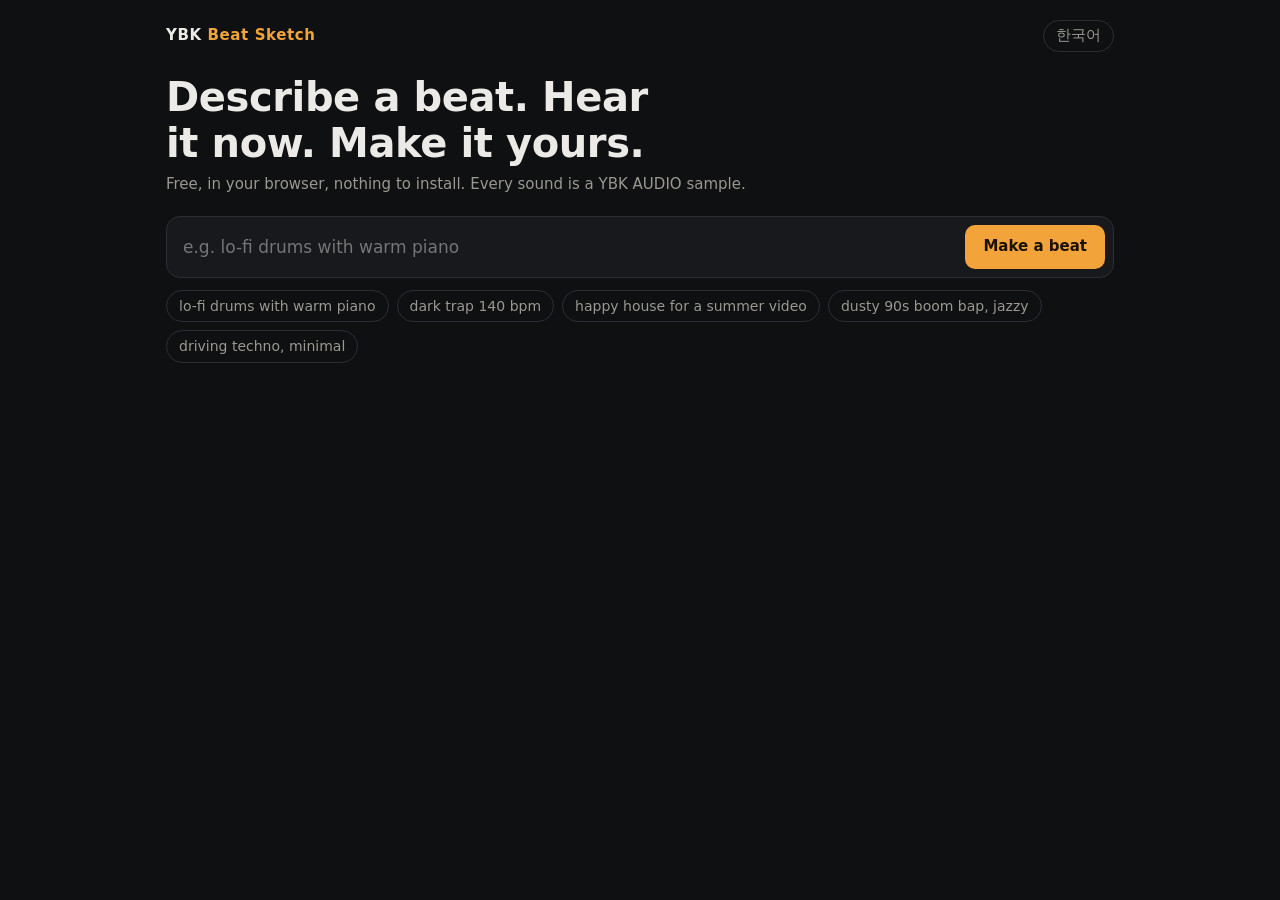
<file: beat/index.html>
<!doctype html>
<html lang="en">
<head>
<meta charset="utf-8">
<meta name="viewport" content="width=device-width, initial-scale=1">
<title>YBK Beat Sketch</title>
<meta name="description" content="Describe a beat, hear it in seconds, make it yours. Free, in your browser, no install.">
<style>
:root{
  --bg:#0f1012; --panel:#17191c; --panel2:#1f2226; --line:#2b2f34; --text:#eceae6; --muted:#9a9890;
  --accent:#f2a33a; --accent2:#ffcf87; --on:#f2a33a; --ghost:#7a5a2c; --play:#ffffff22;
  color-scheme:dark;
  --kick:#f2a33a; --snare:#e8775c; --clap:#e45f86; --hat:#c8c35a; --ohat:#9ac85a; --perc:#5ac8a5; --bass:#5a9ac8; --keys:#a58ae0;
}
*{box-sizing:border-box}
html,body{margin:0;background:var(--bg);color:var(--text);font:15px/1.45 system-ui,-apple-system,"Segoe UI",Roboto,"Apple SD Gothic Neo","Noto Sans KR",sans-serif}
button,select,input{font:inherit;color:inherit}
.wrap{max-width:980px;margin:0 auto;padding:20px 16px 60px}
header{display:flex;align-items:center;justify-content:space-between;gap:12px;margin-bottom:22px}
.brand{font-weight:700;letter-spacing:.04em}
.brand span{color:var(--accent)}
.lang{background:none;border:1px solid var(--line);border-radius:999px;padding:4px 12px;cursor:pointer;color:var(--muted)}
h1{text-wrap:balance;font-size:clamp(26px,5vw,40px);line-height:1.15;margin:0 0 8px;font-weight:750;letter-spacing:-.01em}
.sub{color:var(--muted);margin:0 0 20px}
.prompt{display:flex;gap:8px;background:var(--panel);border:1px solid var(--line);border-radius:14px;padding:8px}
.prompt input{flex:1;min-width:0;background:none;border:0;outline:none;padding:10px 8px;font-size:17px}
.btn{border:0;border-radius:10px;padding:10px 18px;cursor:pointer;background:var(--panel2);font-weight:600}
.btn:hover{filter:brightness(1.15)}
.btn.primary{background:var(--accent);color:#1a1206}
.btn.small{padding:6px 12px;font-size:14px}
.chips{display:flex;flex-wrap:wrap;gap:8px;margin:12px 0 0}
.chip{border:1px solid var(--line);background:none;border-radius:999px;padding:5px 12px;cursor:pointer;color:var(--muted);font-size:14px}
.chip:hover{color:var(--text);border-color:var(--muted)}
#resume{margin-top:14px}
#studio{display:none;margin-top:26px}
.heard{display:flex;flex-wrap:wrap;gap:6px;align-items:center;margin-bottom:14px;color:var(--muted);font-size:14px}
.tag{background:var(--panel2);color:var(--text);border-radius:6px;padding:2px 8px}
.bar{display:flex;flex-wrap:wrap;gap:10px;align-items:center;background:var(--panel);border:1px solid var(--line);border-radius:14px;padding:10px 12px}
.bar label{display:flex;align-items:center;gap:6px;color:var(--muted);font-size:14px}
.bar select{background:var(--panel2);border:1px solid var(--line);border-radius:8px;padding:5px 6px}
.bar input[type=range]{width:90px;accent-color:var(--accent)}
.val{min-width:2.4em;color:var(--text);font-variant-numeric:tabular-nums}
#play{width:46px;height:46px;border-radius:50%;padding:0;font-size:18px}
.grow{flex:1}
.chords{display:grid;grid-template-columns:repeat(4,1fr);gap:8px;margin:14px 0 8px}
.chord{position:relative;background:var(--panel);border:1px solid var(--line);border-radius:10px;padding:8px 10px}
.chord.now{border-color:var(--keys)}
.chord small{display:block;color:var(--muted);font-size:12px}
.chord b{font-size:18px}
.chord select{position:absolute;inset:0;opacity:0;cursor:pointer;width:100%}
.gridwrap{overflow-x:auto;background:var(--panel);border:1px solid var(--line);border-radius:14px;padding:10px}
.grid{display:grid;grid-template-columns:194px repeat(16,minmax(26px,1fr)) auto;gap:4px;min-width:840px}
.rowlab{display:flex;align-items:center;gap:6px;font-size:13px;white-space:nowrap;position:sticky;left:0;z-index:1;background:var(--panel);padding-right:4px}
.rowlab .name{flex:1;min-width:0;overflow:hidden;text-overflow:ellipsis;line-height:1.15}
.rowlab .name small{display:block;color:var(--muted);font-size:11px;overflow:hidden;text-overflow:ellipsis}
.rowtools{display:flex;gap:3px;align-items:center;padding-left:4px}
.tool{width:28px;height:28px;border-radius:7px;border:1px solid var(--line);background:none;cursor:pointer;display:grid;place-items:center;padding:0;color:var(--muted)}
.tool:hover{color:var(--text);border-color:var(--muted)}
.tool svg{width:15px;height:15px;fill:none;stroke:currentColor;stroke-width:2;stroke-linecap:round;stroke-linejoin:round}
:focus-visible{outline:2px solid var(--accent);outline-offset:2px}
.chordhead{display:flex;align-items:center;gap:10px;margin:14px 0 0;color:var(--muted);font-size:14px}
.chordhead + .chords{margin-top:8px}
body.noscroll{overflow:hidden}
#browser{position:fixed;inset:0;z-index:20;background:var(--bg);overflow-y:auto}
.brbar{position:sticky;top:env(safe-area-inset-top,0px);z-index:2;background:var(--panel);border-bottom:1px solid var(--line);padding:12px 16px}
.brrow{max-width:980px;margin:0 auto;display:flex;flex-wrap:wrap;gap:10px;align-items:center}
.brrow h2{margin:0;font-size:18px;flex:1;min-width:160px}
.switch{display:flex;align-items:center;gap:8px;border:1px solid var(--line);background:var(--panel2);border-radius:999px;padding:6px 12px 6px 8px;cursor:pointer;font-weight:600}
.switch i{width:30px;height:18px;border-radius:9px;background:var(--line);position:relative;flex:none}
.switch i::after{content:'';position:absolute;top:2px;left:2px;width:14px;height:14px;border-radius:50%;background:var(--muted);transition:left .15s}
.switch[aria-pressed=true] i{background:var(--accent)}
.switch[aria-pressed=true] i::after{left:14px;background:#1a1206}
.brhint{max-width:980px;margin:8px auto 0;color:var(--muted);font-size:13px}
.brbody{max-width:980px;margin:0 auto;padding:14px 16px 60px}
.brgenres{display:flex;flex-wrap:wrap;gap:6px;margin-bottom:14px}
.chip.sel{background:var(--accent);color:#1a1206;border-color:var(--accent)}
.brlist{display:grid;grid-template-columns:repeat(auto-fill,minmax(170px,1fr));gap:8px}
.item{display:flex;align-items:center;gap:8px;text-align:left;background:var(--panel);border:1px solid var(--line);border-radius:10px;padding:10px;cursor:pointer;min-width:0}
.item span:nth-child(2){flex:1;min-width:0;overflow:hidden;text-overflow:ellipsis;white-space:nowrap}
.item small{color:var(--muted);font-size:11px}
.item .play{color:var(--accent);font-size:11px}
.item.sel{border-color:var(--accent);background:var(--panel2)}
[hidden]{display:none!important}
@media (prefers-reduced-motion:reduce){*{transition:none!important;scroll-behavior:auto!important}}
.rowlab .dot{width:8px;height:8px;border-radius:50%;flex:none}
.rowlab .name{cursor:default}
.rowlab .name.cyc{cursor:pointer;text-decoration:underline dotted;text-underline-offset:3px}
.mute{border:1px solid var(--line);background:none;border-radius:5px;width:22px;height:20px;font-size:11px;cursor:pointer;color:var(--muted);padding:0}
.mute.on{background:#c0392b;color:#fff;border-color:#c0392b}
.mute.solo.on{background:var(--hat);color:#1a1606;border-color:var(--hat)}
.vol{width:44px;accent-color:var(--muted)}
.cell{height:30px;border-radius:5px;background:var(--panel2);border:0;cursor:pointer;padding:0}
.cell.beat{background:#262a2f}
.cell.on{background:var(--c)}
.cell.ghost{background:color-mix(in srgb,var(--c) 40%,var(--panel2))}
.cell.playing{outline:2px solid #fff8;outline-offset:-2px}
.row-muted .cell.on,.row-muted .cell.ghost{opacity:.3}
.song{display:flex;gap:4px;margin:14px 0 0;align-items:stretch}
.sec{flex:var(--n);background:var(--panel);border:1px solid var(--line);border-radius:8px;padding:6px 8px;font-size:12px;color:var(--muted);overflow:hidden;white-space:nowrap}
.sec.now{border-color:var(--accent);color:var(--text)}
.actions{display:flex;flex-wrap:wrap;gap:8px;margin-top:16px;align-items:center}
.note{color:var(--muted);font-size:13px;margin-top:18px}
.tool.del:hover{color:#e8775c;border-color:#e8775c}
.addrow{grid-column:1/-1;display:flex;flex-direction:column;gap:8px;margin-top:2px}
.addbtn{height:32px;border:1px dashed var(--line);border-radius:6px;background:none;color:var(--muted);cursor:pointer;font-weight:600;text-align:left;padding:0 12px;position:sticky;left:0}
.addbtn:hover,.addbtn[aria-expanded=true]{color:var(--text);border-color:var(--muted)}
.addbtn span{font-size:18px;margin-right:4px}
.addmenu{display:flex;flex-wrap:wrap;gap:6px;position:sticky;left:0;max-width:calc(100vw - 64px)}
.addmenu .chip{display:flex;align-items:center;gap:6px;color:var(--text)}
.addmenu .dot{width:8px;height:8px;border-radius:50%}
.chip small{color:inherit;opacity:.6;font-size:11px}
.toast.act{pointer-events:auto;display:flex;gap:12px;align-items:center}
.toast button{background:none;border:0;color:var(--accent);font-weight:700;cursor:pointer;padding:0}
.gridhint{margin:6px 2px 0;color:var(--muted);font-size:12px}
.toast{z-index:30;position:fixed;left:50%;bottom:24px;transform:translateX(-50%);background:var(--panel2);border:1px solid var(--line);padding:10px 16px;border-radius:10px;opacity:0;transition:opacity .2s;pointer-events:none}
.toast.show{opacity:1}
.loading{color:var(--muted);font-size:14px;margin-top:10px;min-height:1.4em}
@media (max-width:600px){ .chords{grid-template-columns:repeat(2,1fr)} .prompt{flex-wrap:wrap} .prompt .btn{width:100%} }
</style>
</head>
<body>
<div class="wrap">
  <header>
    <div class="brand">YBK <span>Beat Sketch</span></div>
    <button class="lang" id="lang">한국어</button>
  </header>

  <h1 data-t="h1">Describe a beat. Hear it now. Make it yours.</h1>
  <p class="sub" data-t="sub">Free, in your browser, nothing to install. Every sound is a YBK AUDIO sample.</p>

  <form class="prompt" id="form">
    <input id="q" autocomplete="off" maxlength="200">
    <button class="btn primary" id="go" type="submit" data-t="make">Make a beat</button>
  </form>
  <div class="chips" id="examples"></div>
  <div id="resume"></div>
  <div class="loading" id="loading"></div>

  <section id="studio">
    <div class="heard" id="heard"></div>
    <div class="bar">
      <button class="btn primary" id="play" aria-label="Play">▶</button>
      <label><span data-t="tempo">Tempo</span> <input type="range" id="bpm" min="60" max="180"><span class="val" id="bpmv"></span></label>
      <label><span data-t="swing">Swing</span> <input type="range" id="swing" min="0" max="50"><span class="val" id="swingv"></span></label>
      <label><span data-t="kit">Kit</span> <select id="kit"></select></label>
      <label><span data-t="key">Key</span> <select id="root"></select><select id="mode"></select></label>
      <label><input type="checkbox" id="vinyl"> <span data-t="vinyl">Vinyl</span></label>
      <span class="grow"></span>
      <label><select id="playmode"></select></label>
    </div>

    <div class="chordhead"><span data-t="progs">Chords</span><button class="btn small" id="newProg" data-t="newProg">New chord progression</button></div>
    <div class="chords" id="chords"></div>
    <div class="gridwrap"><div class="grid" id="grid"></div></div>
    <p class="gridhint" data-t="cellTip">Click: note on/off · Right-click: soft note</p>
    <div class="song" id="song"></div>

    <div class="actions">
      <button class="btn" id="again" data-t="again">Try another</button>
      <button class="btn" id="share" data-t="share">Copy link</button>
      <span class="grow"></span>
      <button class="btn" id="expLoop" data-t="expLoop">Download loop (WAV)</button>
      <button class="btn primary" id="expSong" data-t="expSong">Download full track (WAV)</button>
    </div>
    <p class="note" data-t="own">What you make here is yours. Use it in releases, videos and streams, royalty free.</p>
  </section>
</div>
<input type="file" id="file" accept="audio/*,.wav,.mp3,.aif,.aiff,.flac,.ogg,.m4a" hidden>
<div id="browser" hidden role="dialog" aria-modal="true" aria-labelledby="brTitle">
  <div class="brbar">
    <div class="brrow">
      <h2 id="brTitle">YBK Beats</h2>
      <button class="switch" id="brPreview" aria-pressed="true"><i></i><span></span></button>
      <button class="btn primary small" id="brUse" data-t="useThis">Use this sound</button>
      <button class="btn small" id="brClose" data-t="cancel">Cancel</button>
    </div>
    <p class="brhint" id="brHint"></p>
  </div>
  <div class="brbody">
    <div class="brgenres" id="brGenres"></div>
    <div class="brlist" id="brList"></div>
  </div>
</div>
<div class="toast" id="toast"></div>
<script src="app.js"></script>
</body>
</html>
</file>
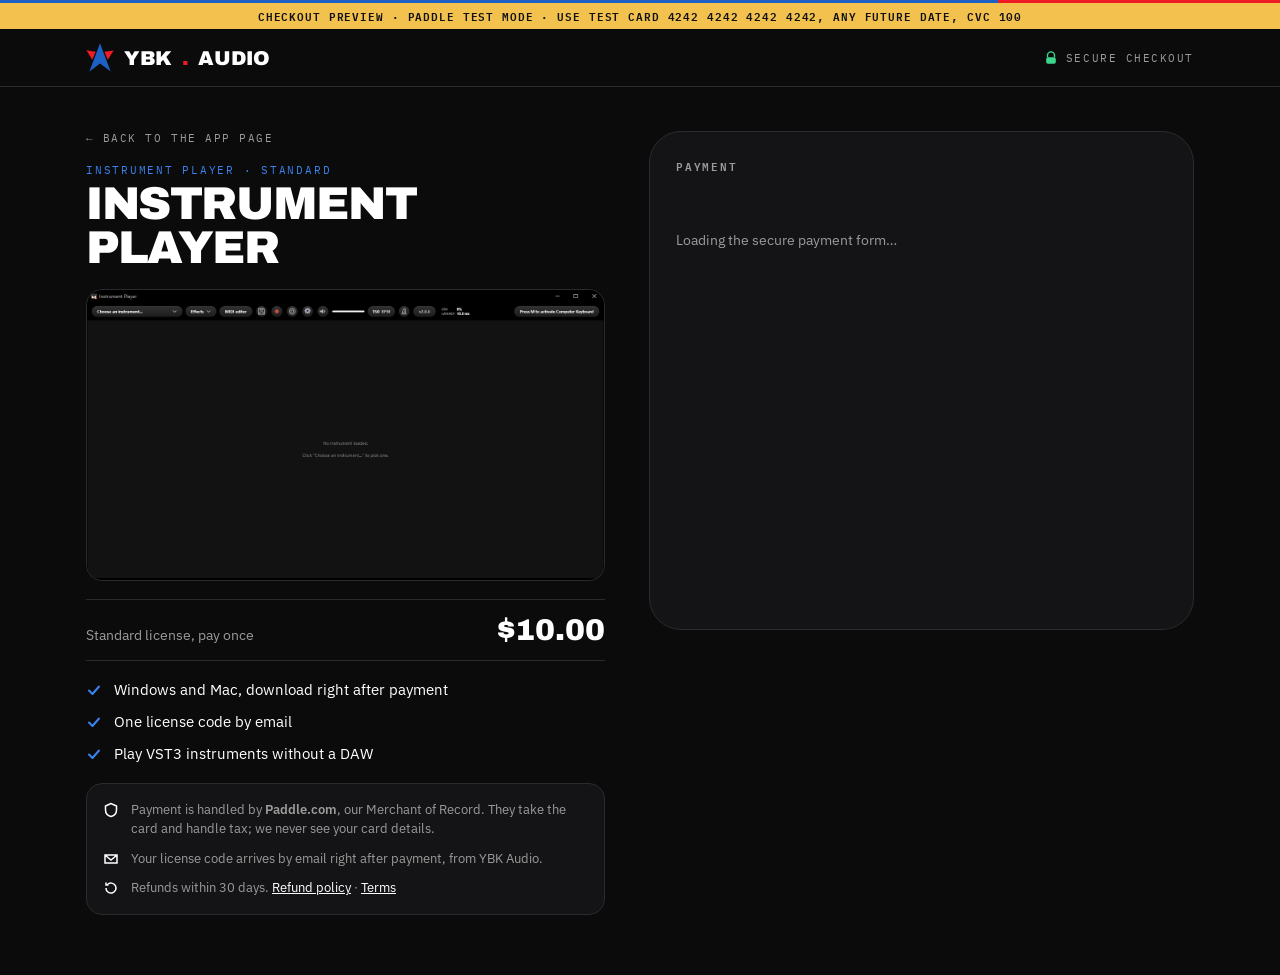
<file: checkout-preview/index.html>
<!doctype html>
<html lang="en">
<head>
<meta charset="utf-8">
<meta name="viewport" content="width=device-width, initial-scale=1, viewport-fit=cover">
<meta name="robots" content="noindex, nofollow">
<title>Checkout preview | YBK Audio</title>
<link rel="stylesheet" href="/fonts/fonts.css">
<!-- PREVIEW ONLY (2026-10-20): a YBK-branded page around Paddle's inline checkout, in Paddle's SANDBOX
     (test cards, no real money). Not linked from the site. ?p=standard | pro | visualize -->
<style>
:root{color-scheme:dark;--ground:#0B0B0C;--surface:#141417;--surface-2:#1D1E21;--ink:#fff;--muted:#9B9B9A;--rule:#2A2B2F;
  --accent:#3B82EE;--blue:#1C60C4;--red:#EE1B24;--ok:#3DD68C;
  --f-display:'Archivo','Helvetica Neue',Arial,sans-serif;--f-body:'IBM Plex Sans','Segoe UI',system-ui,sans-serif;--f-mono:'IBM Plex Mono',Consolas,monospace}
*{box-sizing:border-box}
html,body{margin:0;background:var(--ground);color:var(--ink);font-family:var(--f-body)}
.stripe{height:3px;display:flex}.stripe i{display:block;height:100%}.stripe .b{background:var(--blue);flex:1}.stripe .r{background:var(--red);flex:0 0 22%}
header{border-bottom:1px solid var(--rule)}
.wrap{max-width:1140px;margin:0 auto;padding-inline:max(16px,env(safe-area-inset-left,0px)) max(16px,env(safe-area-inset-right,0px))}
header .wrap{display:flex;align-items:center;justify-content:space-between;padding-block:14px}
.brand{display:flex;align-items:center;gap:10px;color:var(--ink);text-decoration:none;font-family:var(--f-display);font-weight:900;font-size:20px;letter-spacing:-.02em;text-transform:uppercase}
.brand i{font-style:normal;color:var(--red)}
.secure{display:flex;align-items:center;gap:8px;font-family:var(--f-mono);font-size:11px;letter-spacing:.14em;text-transform:uppercase;color:var(--muted)}
.secure svg{width:14px;height:14px;color:var(--ok)}
.pv{background:#F2C14E;color:#111;font:600 11px/1.3 var(--f-mono);letter-spacing:.08em;text-transform:uppercase;text-align:center;padding:6px 16px}
main .wrap{display:grid;gap:28px;padding-block:clamp(24px,4vw,44px) 60px}
@media(min-width:900px){main .wrap{grid-template-columns:minmax(0,1fr) minmax(0,1.05fr);align-items:start;gap:44px}}
.order{display:grid;gap:18px}
.back{color:var(--muted);text-decoration:none;font-family:var(--f-mono);font-size:11px;letter-spacing:.14em;text-transform:uppercase}
.back:hover{color:var(--ink)}
.eyebrow{font-family:var(--f-mono);font-size:11px;letter-spacing:.16em;text-transform:uppercase;color:var(--accent);margin:0}
h1{font-family:var(--f-display);font-weight:900;font-size:clamp(30px,4.2vw,46px);line-height:.95;letter-spacing:-.03em;text-transform:uppercase;margin:6px 0 0}
.tag{display:inline-block;vertical-align:middle;margin-left:10px;padding:3px 7px 2px;border:1px solid var(--accent);border-radius:8px;color:var(--accent);font:600 10px/1.2 var(--f-mono);letter-spacing:.16em}
.shot{border-radius:16px;overflow:hidden;border:1px solid var(--rule);background:var(--surface)}
.shot img{display:block;width:100%;height:auto;aspect-ratio:16/9;object-fit:cover;object-position:top}
.line{display:flex;justify-content:space-between;align-items:baseline;border-top:1px solid var(--rule);border-bottom:1px solid var(--rule);padding:14px 0}
.line span{color:var(--muted);font-size:14px}
.line b{font-family:var(--f-display);font-weight:900;font-size:30px}
ul.get{list-style:none;margin:0;padding:0;display:grid;gap:10px}
ul.get li{display:grid;grid-template-columns:18px minmax(0,1fr);gap:10px;font-size:15px;line-height:1.45}
ul.get svg{width:16px;height:16px;margin-top:3px;color:var(--accent)}
.trust{display:grid;gap:10px;padding:16px;border:1px solid var(--rule);border-radius:16px;background:var(--surface);font-size:13px;color:var(--muted);line-height:1.5}
.trust div{display:grid;grid-template-columns:18px minmax(0,1fr);gap:10px}
.trust svg{width:16px;height:16px;margin-top:2px;color:var(--ink)}
.trust a{color:var(--ink)}
.pay{border:1px solid var(--rule);border-radius:32px;background:var(--surface);padding:clamp(14px,2vw,22px);min-height:460px}
.pay h2{font-family:var(--f-mono);font-size:11px;font-weight:600;letter-spacing:.16em;text-transform:uppercase;color:var(--muted);margin:2px 4px 12px}
.checkout-container{min-height:420px;border-radius:20px;overflow:hidden}
.checkout-container iframe{border-radius:20px}
.loading{color:var(--muted);font-size:14px;padding:30px 4px}
.done{display:grid;gap:10px;padding:20px 6px}.done h3{margin:0;font-family:var(--f-display);font-size:26px;text-transform:uppercase}
.done p{margin:0;color:var(--muted)}
</style>
</head>
<body>
<div class="stripe" aria-hidden="true"><i class="b"></i><i class="r"></i></div>
<div class="pv">Checkout preview · Paddle test mode · use test card 4242 4242 4242 4242, any future date, CVC 100</div>
<header><div class="wrap">
  <a class="brand" href="/"><svg width="28" height="29" viewBox="283 276 878 907" aria-hidden="true"><path fill="#1C60C4" d="M722 286 L1057 1172 L722 916 L387 1173 Z"/><path fill="#EE1B24" d="M860 548 L1151 507 L964 800 Z"/><path fill="#EE1B24" d="M585 547 L293 506 L481 799 Z"/></svg>YBK<i>.</i>Audio</a>
  <span class="secure"><svg viewBox="0 0 16 16" aria-hidden="true"><path d="M4 7V5a4 4 0 0 1 8 0v2" fill="none" stroke="currentColor" stroke-width="1.6"/><rect x="2.5" y="7" width="11" height="7.5" rx="2" fill="currentColor"/></svg>Secure checkout</span>
</div></header>

<main><div class="wrap">
  <section class="order" aria-label="Your order">
    <a class="back" id="back" href="/player/">← Back to the app page</a>
    <div>
      <p class="eyebrow" id="eye">Your order</p>
      <h1 id="name">Instrument Player</h1>
    </div>
    <div class="shot"><img id="pic" src="/img/player/01-main.png" alt=""></div>
    <div class="line"><span id="what">One license, pay once</span><b id="price">$10.00</b></div>
    <ul class="get" id="gets"></ul>
    <div class="trust">
      <div><svg viewBox="0 0 16 16" aria-hidden="true"><path d="M8 1.5 2.5 4v4c0 3.2 2.3 5.6 5.5 6.5 3.2-.9 5.5-3.3 5.5-6.5V4Z" fill="none" stroke="currentColor" stroke-width="1.5"/></svg><span>Payment is handled by <b>Paddle.com</b>, our Merchant of Record. They take the card and handle tax; we never see your card details.</span></div>
      <div><svg viewBox="0 0 16 16" aria-hidden="true"><path d="M2 4h12v8H2z M2 4l6 5 6-5" fill="none" stroke="currentColor" stroke-width="1.5"/></svg><span>Your license code arrives by email right after payment, from YBK Audio.</span></div>
      <div><svg viewBox="0 0 16 16" aria-hidden="true"><path d="M3 8a5 5 0 1 0 1.5-3.5M3 2.5V5h2.5" fill="none" stroke="currentColor" stroke-width="1.5"/></svg><span>Refunds within 30 days. <a href="/refund/">Refund policy</a> · <a href="/terms/">Terms</a></span></div>
    </div>
  </section>

  <section class="pay" aria-label="Payment">
    <h2>Payment</h2>
    <div class="checkout-container"><p class="loading" id="loading">Loading the secure payment form…</p></div>
  </section>
</div></main>

<script src="https://cdn.paddle.com/paddle/v2/paddle.js"></script>
<script>
(function () {
  var TICK = '<svg viewBox="0 0 16 16" aria-hidden="true"><path d="M3 8.5 6.5 12 13 4.5" fill="none" stroke="currentColor" stroke-width="2" stroke-linecap="round" stroke-linejoin="round"/></svg>';
  var P = {
    standard: { eye: 'Instrument Player · Standard', name: 'Instrument Player', price: '$10.00', what: 'Standard license, pay once', pic: '/img/player/01-main.png', back: '/player/',
      gets: ['Windows and Mac, download right after payment', 'One license code by email', 'Play VST3 instruments without a DAW'] },
    pro: { eye: 'Instrument Player · Pro', name: 'Instrument Player Pro', price: '$20.00', what: 'Pro license, pay once', pic: '/img/player/06-midi-edit.png', back: '/player/',
      gets: ['Pro Editor, 30-minute MIDI Replay, audio export', 'Opens Standard and Pro', 'One license code by email'] },
    visualize: { eye: 'Visualize', name: 'Visualize', price: '$19.00', what: 'Launch price, pay once', pic: '/img/visualize/visualize-hero.png', back: '/visualize/',
      gets: ['Windows and Mac, download right after payment', 'One license code by email', 'Every 3D view, notes, key and chords'] }
  };
  var key = (/[?&]p=(\w+)/.exec(location.search) || [])[1];
  var d = P[key] || P.standard;
  document.getElementById('eye').textContent = d.eye;
  document.getElementById('name').innerHTML = d.name.replace(' Pro', ' <span class="tag">PRO</span>').replace('Instrument Player <span', 'Instrument Player<span');
  document.getElementById('price').textContent = d.price;
  document.getElementById('what').textContent = d.what;
  document.getElementById('pic').src = d.pic;
  document.getElementById('back').href = d.back;
  document.getElementById('gets').innerHTML = d.gets.map(function (g) { return '<li>' + TICK + '<span>' + g + '</span></li>'; }).join('');

  // Paddle SANDBOX (test mode): the test client token and the sandbox Instrument Player price.
  // For the preview every product uses that one sandbox price; the page around it shows each product.
  Paddle.Environment.set('sandbox');
  Paddle.Initialize({
    token: 'test_613e1e64ceedb67e1c32b7a0b0b',
    eventCallback: function (ev) {
      if (ev.name === 'checkout.loaded') { var l = document.getElementById('loading'); if (l) l.remove(); }
      if (ev.name === 'checkout.completed') {
        document.querySelector('.checkout-container').innerHTML = '<div class="done"><h3>Thank you</h3><p>Your license code is on its way to your email. (Test mode: nothing was charged.)</p></div>';
      }
    }
  });
  Paddle.Checkout.open({
    items: [{ priceId: 'pri_01m2a544atvbsmdpa3j2yk6a8w', quantity: 1 }],
    settings: {
      displayMode: 'inline', variant: 'one-page', theme: 'dark',
      frameTarget: 'checkout-container', frameInitialHeight: 450,
      frameStyle: 'width:100%; min-width:286px; background-color:transparent; border:none;'
    }
  });
})();
</script>
</body>
</html>
</file>
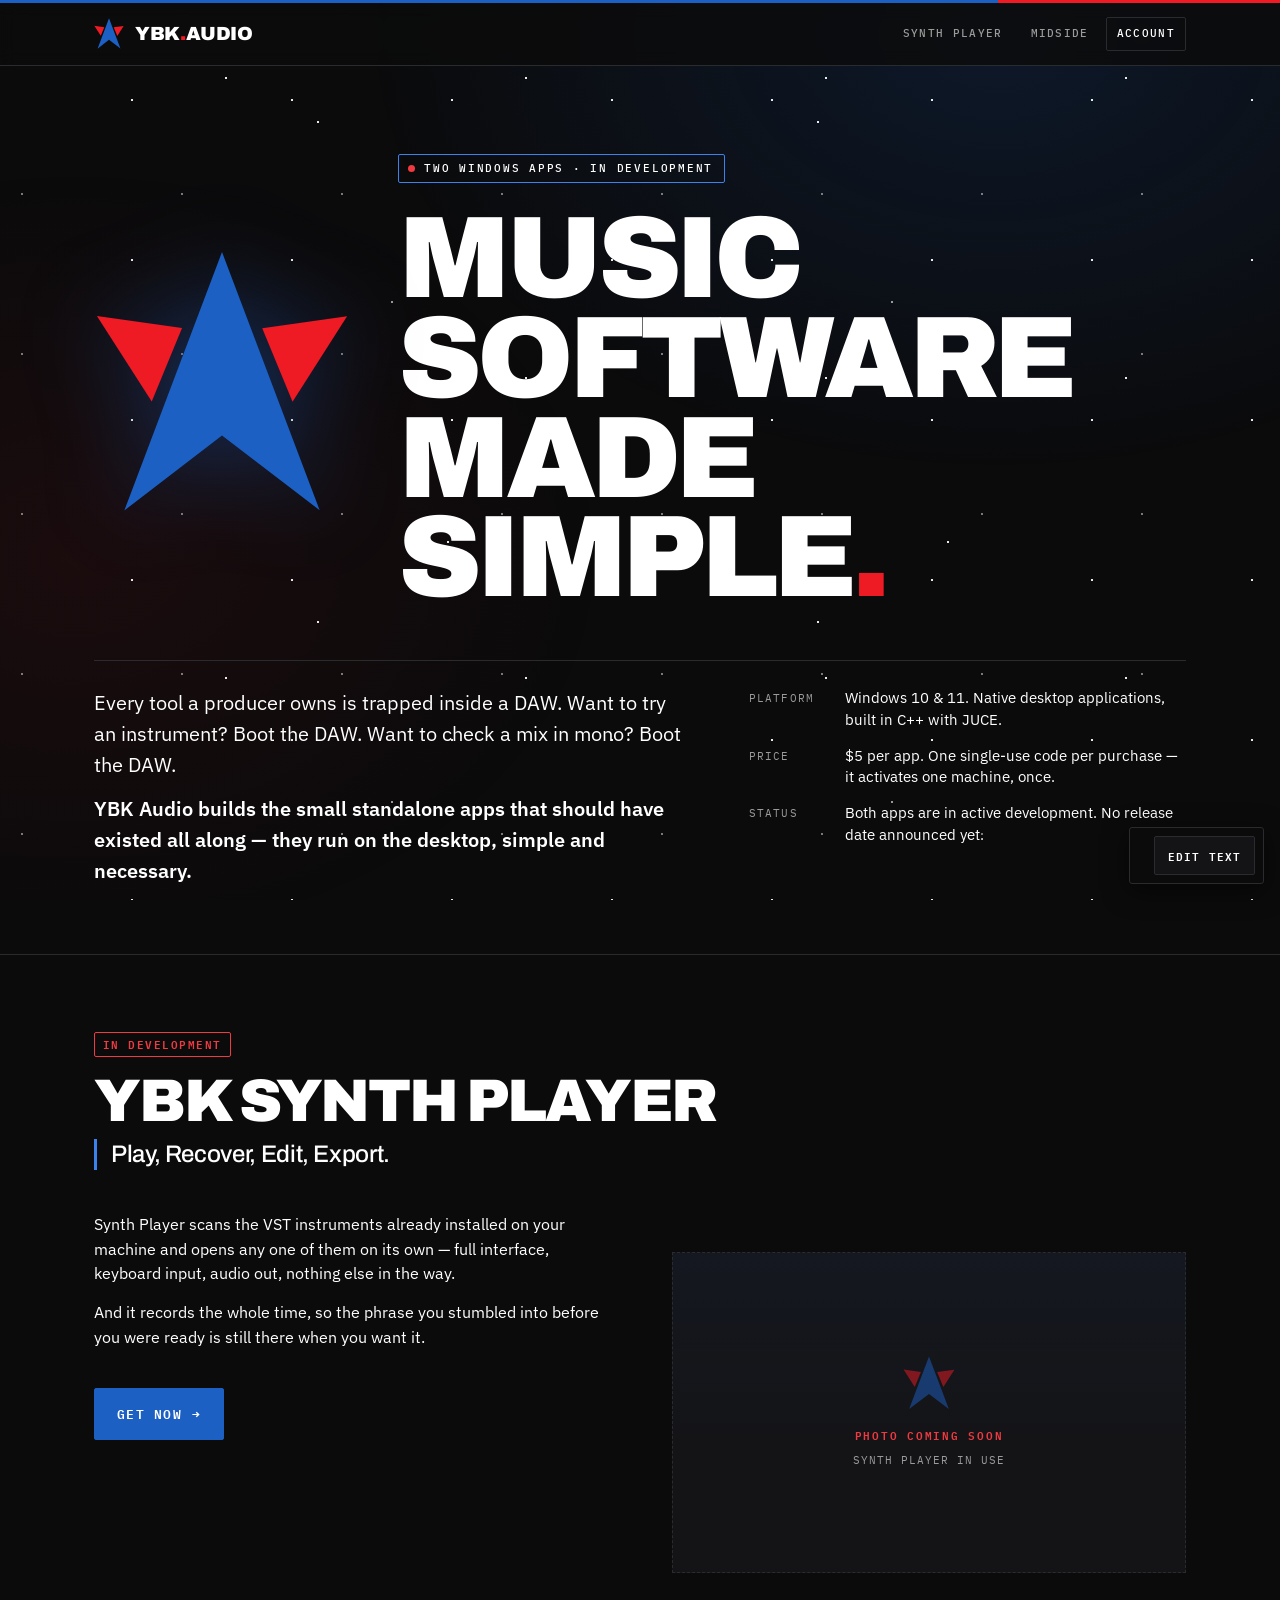
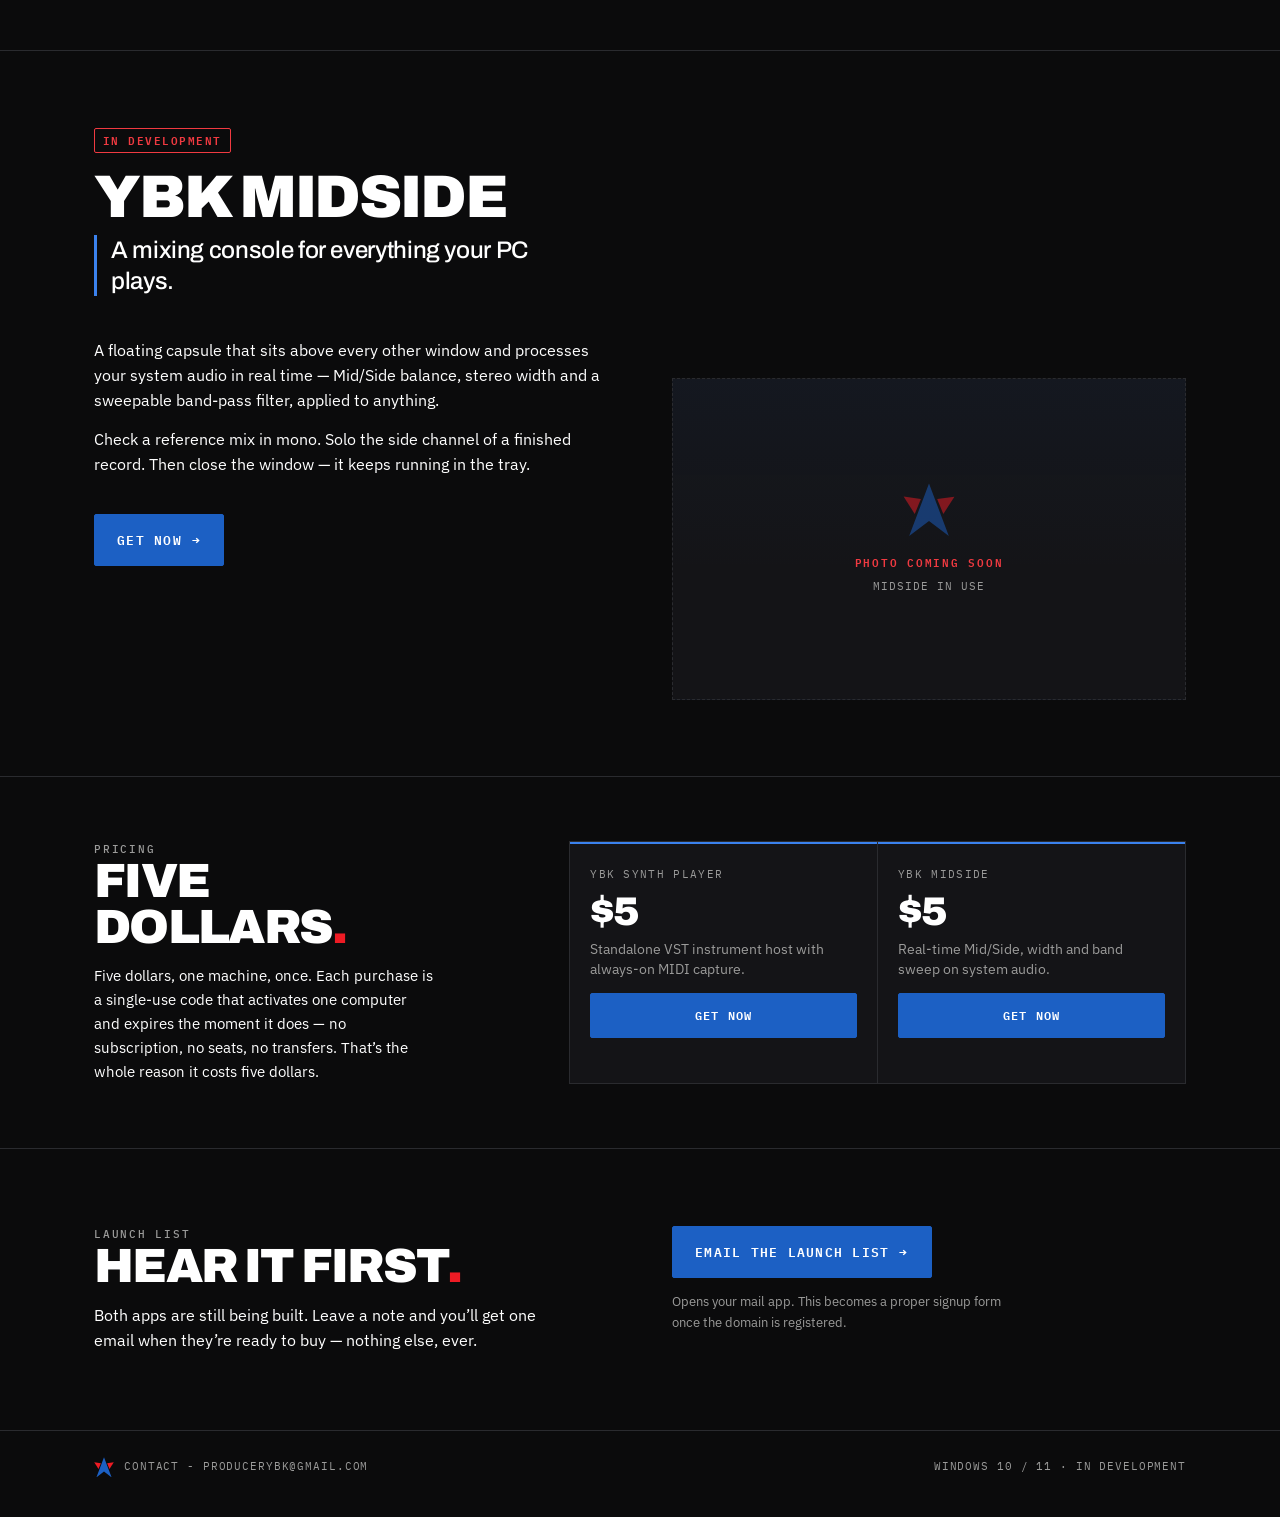
<file: page.html>
<title>YBK Audio</title>
<link rel="preconnect" href="https://fonts.googleapis.com">
<link rel="preconnect" href="https://fonts.gstatic.com" crossorigin>
<link rel="stylesheet" href="https://fonts.googleapis.com/css2?family=Archivo:wght@500;700;900&family=IBM+Plex+Mono:wght@400;500;600&family=IBM+Plex+Sans:wght@400;500;600&display=swap">

<style>
/* ============================================================
   YBK AUDIO — one committed visual world, taken from the logo:
   royal blue arrowhead and red arms on starry black.
   Deliberately single-theme: the page looks identical for every
   viewer, whatever their system or Claude theme is set to.
   ============================================================ */
:root{
  color-scheme:dark;

  /* brand marks */
  --logo-blue:#1C60C4;
  --logo-red:#EE1B24;

  --ground:#0B0B0C;
  --surface:#141417;
  --surface-2:#1D1E21;
  --ink:#FFFFFF;
  --muted:#9B9B9A;
  --rule:#2A2B2F;
  --accent:#3B82EE;
  --accent-deep:#1C60C4;
  --accent-soft:#111B2E;
  --hot:#F03A41;
  --ok:#3DD68C;
  --shadow:rgba(0,0,0,.55);

  /* the starry black — the page's actual ground */
  --s1:rgba(255,255,255,.92);
  --s2:rgba(255,255,255,.58);
  --s3:rgba(255,255,255,.30);
  --halo:rgba(28,96,196,.40);

  --f-display:'Archivo','Helvetica Neue',Arial,sans-serif;
  --f-body:'IBM Plex Sans','Segoe UI',system-ui,sans-serif;
  --f-mono:'IBM Plex Mono','SFMono-Regular',Consolas,monospace;

  --page:1180px;
  --gap:clamp(28px,5vw,64px);
}

*{box-sizing:border-box}
body{
  margin:0;
  color:var(--ink);
  font-family:var(--f-body);
  font-size:16px;
  line-height:1.6;
  -webkit-font-smoothing:antialiased;
  background:var(--ground);
}

/* Starfield on its own fixed layer. Three tile scales overlaid so the repeat
   never reads as a grid, plus a faint nebula wash so the black isn't dead
   flat. This must NOT be `background-attachment:fixed` on the body — that
   repaints every gradient on every scroll frame and stalls the page. A fixed
   pseudo-element is painted once and composited instead. */
body::before{
  content:"";
  position:fixed;
  inset:0;
  z-index:-1;
  pointer-events:none;
  background-image:
    radial-gradient(1.4px 1.4px at 22px 34px,   var(--s1) 50%, transparent 51%),
    radial-gradient(1px 1px     at 108px 62px,  var(--s2) 50%, transparent 51%),
    radial-gradient(1.2px 1.2px at 58px 126px,  var(--s2) 50%, transparent 51%),
    radial-gradient(1px 1px     at 142px 144px, var(--s3) 50%, transparent 51%),
    radial-gradient(1px 1px     at 88px 14px,   var(--s3) 50%, transparent 51%),
    radial-gradient(1.6px 1.6px at 132px 100px, var(--s1) 50%, transparent 51%),
    radial-gradient(1.1px 1.1px at 44px 208px,  var(--s2) 50%, transparent 51%),
    radial-gradient(1.8px 1.8px at 226px 78px,  var(--s1) 50%, transparent 51%),
    radial-gradient(1px 1px     at 168px 252px, var(--s3) 50%, transparent 51%),
    radial-gradient(1.3px 1.3px at 262px 186px, var(--s2) 50%, transparent 51%),
    radial-gradient(1px 1px     at 96px 288px,  var(--s3) 50%, transparent 51%),
    radial-gradient(2.2px 2.2px at 318px 122px, var(--s1) 50%, transparent 51%),
    radial-gradient(1px 1px     at 74px 356px,  var(--s3) 50%, transparent 51%),
    radial-gradient(1.5px 1.5px at 392px 302px, var(--s2) 50%, transparent 51%),
    radial-gradient(1px 1px     at 208px 412px, var(--s3) 50%, transparent 51%),
    radial-gradient(2px 2px     at 448px 42px,  var(--s1) 50%, transparent 51%),
    radial-gradient(900px 620px at 78% 4%,  rgba(28,96,196,.16), transparent 70%),
    radial-gradient(760px 560px at 6% 62%,  rgba(238,27,36,.07), transparent 70%);
  background-size:
    160px 160px, 160px 160px, 160px 160px, 160px 160px, 160px 160px, 160px 160px,
    300px 300px, 300px 300px, 300px 300px, 300px 300px, 300px 300px,
    500px 500px, 500px 500px, 500px 500px, 500px 500px, 500px 500px,
    100% 100%, 100% 100%;
}
.wrap{max-width:var(--page);margin:0 auto;padding:0 clamp(20px,4vw,44px)}

/* ---------- shared type ---------- */
.mono{font-family:var(--f-mono);font-variant-numeric:tabular-nums}
.eyebrow{
  font-family:var(--f-mono);font-size:11px;font-weight:500;
  letter-spacing:.16em;text-transform:uppercase;color:var(--muted);
}
h1,h2,h3,h4{font-family:var(--f-display);text-wrap:balance;margin:0}
a{color:var(--accent)}

/* ---------- logo ----------
   Traced to vector from the artwork so it carries NO background — just the
   blue arrowhead and the two drooped red arms, transparent behind. Fills are
   presentation attributes, not CSS: selectors do not cross the <use> boundary. */
.logo{display:block;flex:none;height:auto}

/* ---------- masthead ---------- */
.brandbar{display:flex;height:3px}
.brandbar i{display:block;height:100%}
.brandbar .b{background:var(--logo-blue);flex:1 1 auto}
.brandbar .r{background:var(--logo-red);flex:0 0 22%}

.masthead{border-bottom:1px solid var(--rule);background:rgba(11,11,12,.82);backdrop-filter:blur(8px)}
.masthead .wrap{
  display:flex;align-items:center;justify-content:space-between;
  gap:18px;flex-wrap:wrap;padding-block:14px;
}
.brand{display:flex;align-items:center;gap:11px;text-decoration:none;color:var(--ink)}
.brand .logo{width:30px}
.wordmark{
  font-family:var(--f-display);font-weight:900;font-size:19px;
  letter-spacing:-.02em;text-transform:uppercase;line-height:1;
}
.wordmark i{font-style:normal;color:var(--logo-red)}
.nav{display:flex;align-items:center;gap:6px;flex-wrap:wrap}
.navlink{
  font-family:var(--f-mono);font-size:11px;font-weight:500;
  letter-spacing:.12em;text-transform:uppercase;
  color:var(--muted);text-decoration:none;
  padding:7px 10px;border-radius:2px;border:1px solid transparent;
}
.navlink:hover{color:var(--ink)}
.navlink[aria-current="page"]{color:var(--ink);border-color:var(--rule);background:var(--surface)}
/* NB: not `.acct` — that class belongs to the account page section, whose
   padding would otherwise inflate this link and stretch the whole masthead. */
.navlink.nav-acct{color:var(--ink);border-color:var(--rule)}

/* ---------- buttons ---------- */
.btn{
  display:inline-flex;align-items:center;justify-content:center;gap:10px;
  font-family:var(--f-mono);font-size:12.5px;font-weight:600;
  letter-spacing:.1em;text-transform:uppercase;
  padding:15px 22px;border-radius:2px;text-decoration:none;cursor:pointer;
  border:1px solid var(--logo-blue);background:var(--logo-blue);color:#FFF;
  transition:transform .12s ease,filter .12s ease;
}
.btn:hover{transform:translateY(-1px);filter:brightness(1.12)}
.btn:focus-visible{outline:2px solid var(--ink);outline-offset:3px}
.btn.ghost{background:transparent;color:var(--ink);border-color:var(--rule)}
.btn.ghost:hover{border-color:var(--accent);filter:none}
.btn[disabled],.btn[aria-disabled="true"]{
  opacity:.5;cursor:not-allowed;transform:none;filter:none;
  background:transparent;color:var(--muted);border-color:var(--rule);
}
.btnrow{display:flex;gap:12px;flex-wrap:wrap;align-items:center}

/* ---------- hero ---------- */
.hero{padding-block:clamp(44px,7vw,88px) clamp(38px,6vw,68px)}
.hero-top{display:grid;grid-template-columns:minmax(0,1fr);gap:clamp(24px,4vw,48px);align-items:center}
@media(min-width:900px){.hero-top{grid-template-columns:auto minmax(0,1fr)}}
.hero-mark{width:clamp(152px,20vw,264px);filter:drop-shadow(0 0 46px var(--halo))}
.hero-flag{
  display:inline-flex;align-items:center;gap:9px;
  padding:5px 11px 5px 9px;border:1px solid var(--accent);border-radius:2px;
  margin-bottom:clamp(18px,2.6vw,26px);color:var(--ink);
}
.dot{width:7px;height:7px;border-radius:50%;background:var(--hot);flex:none}
h1{
  font-weight:900;font-size:clamp(44px,9.2vw,116px);line-height:.86;
  letter-spacing:-.045em;text-transform:uppercase;margin:0;
}
h1 em{font-style:normal;color:var(--logo-red)}
.hero-body{
  display:grid;grid-template-columns:minmax(0,1fr);gap:var(--gap);
  border-top:1px solid var(--rule);
  margin-top:clamp(30px,4.5vw,52px);padding-top:26px;
}
@media(min-width:820px){.hero-body{grid-template-columns:minmax(0,1.15fr) minmax(0,.85fr)}}
.ledes{display:flex;flex-direction:column;gap:13px}
.lede{font-size:clamp(17px,2vw,20px);line-height:1.55;max-width:60ch;margin:0}
.lede.strong{font-weight:600}
.hero-notes{display:flex;flex-direction:column;gap:14px;margin:0}
.note{display:grid;grid-template-columns:82px minmax(0,1fr);gap:14px;align-items:start}
.note dt{
  font-family:var(--f-mono);font-size:11px;letter-spacing:.1em;
  text-transform:uppercase;color:var(--muted);padding-top:3px;
}
.note dd{margin:0;font-size:14.5px;line-height:1.5}

/* ---------- bands ---------- */
.band{border-top:1px solid var(--rule);padding-block:clamp(44px,6vw,80px)}
.status{
  display:inline-block;font-family:var(--f-mono);font-size:10.5px;font-weight:600;
  letter-spacing:.14em;text-transform:uppercase;color:var(--hot);
  border:1px solid var(--hot);border-radius:2px;padding:3px 8px;margin-bottom:16px;
}
h2{
  font-weight:900;font-size:clamp(32px,5.2vw,60px);line-height:.94;
  letter-spacing:-.035em;text-transform:uppercase;margin-bottom:10px;
}
.kicker{
  margin:0;font-family:var(--f-display);font-weight:500;
  font-size:clamp(18px,2.3vw,24px);line-height:1.28;
  color:var(--ink);letter-spacing:-.015em;max-width:32ch;
  border-left:3px solid var(--accent);padding-left:14px;
}
.prose{display:flex;flex-direction:column;gap:14px}
.prose p{margin:0;max-width:56ch;font-size:15.5px}

/* home product summary */
.summary{display:grid;grid-template-columns:minmax(0,1fr);gap:var(--gap);align-items:start;margin-top:clamp(28px,4vw,42px)}
@media(min-width:900px){.summary{grid-template-columns:minmax(0,1fr) minmax(0,1fr)}}
.sum-actions{margin-top:24px}

/* ---------- product page ---------- */
.pagehead{padding-block:clamp(28px,4vw,44px) 0}
.backlink{
  display:inline-flex;align-items:center;gap:8px;
  font-family:var(--f-mono);font-size:11px;letter-spacing:.12em;
  text-transform:uppercase;color:var(--muted);text-decoration:none;
}
.backlink:hover{color:var(--ink)}
.prod-title{
  display:flex;align-items:flex-end;justify-content:space-between;
  gap:24px;flex-wrap:wrap;margin-top:20px;
}
.prod-price{
  font-family:var(--f-display);font-weight:900;
  font-size:clamp(38px,6vw,64px);line-height:.9;letter-spacing:-.04em;
}
.prod-price small{
  display:block;font-family:var(--f-mono);font-size:10.5px;font-weight:500;
  letter-spacing:.14em;text-transform:uppercase;color:var(--muted);
  margin-top:8px;letter-spacing:.12em;
}

/* active-usage photo slot */
.usage{
  margin-top:clamp(26px,3.6vw,40px);
  border:1px dashed var(--rule);
  background:
    linear-gradient(180deg, rgba(28,96,196,.05), transparent 60%),
    var(--surface);
  aspect-ratio:16/9;
  display:grid;place-items:center;
  text-align:center;padding:24px;
}
.usage .mark{width:52px;margin:0 auto 16px;opacity:.5}
.usage .lbl{
  font-family:var(--f-mono);font-size:11px;font-weight:600;
  letter-spacing:.16em;text-transform:uppercase;color:var(--hot);
}
.usage .sub{
  font-family:var(--f-mono);font-size:10.5px;letter-spacing:.1em;
  text-transform:uppercase;color:var(--muted);margin-top:8px;
}
.usage-cap{
  display:flex;justify-content:space-between;gap:14px;flex-wrap:wrap;
  margin:10px 0 0;
  font-family:var(--f-mono);font-size:10.5px;letter-spacing:.1em;
  text-transform:uppercase;color:var(--muted);
}

/* feature list */
.features{
  display:grid;grid-template-columns:minmax(0,1fr);gap:1px;
  background:var(--rule);border:1px solid var(--rule);
  margin-top:clamp(30px,4vw,46px);
}
@media(min-width:700px){.features{grid-template-columns:repeat(2,minmax(0,1fr))}}
.feat{background:var(--ground);padding:22px 20px;display:flex;flex-direction:column;gap:8px}
.feat .n{
  font-family:var(--f-mono);font-size:10.5px;font-weight:600;
  letter-spacing:.15em;text-transform:uppercase;color:var(--accent);
}
.feat h4{font-size:17px;font-weight:700;letter-spacing:-.01em;line-height:1.2}
.feat p{margin:0;font-size:14px;color:var(--muted);line-height:1.5}

/* spec table */
.specs{
  width:100%;border-collapse:collapse;
  margin-top:clamp(30px,4vw,46px);
  font-family:var(--f-mono);font-size:12.5px;font-variant-numeric:tabular-nums;
}
.specs caption{
  text-align:left;font-size:10.5px;letter-spacing:.15em;text-transform:uppercase;
  color:var(--muted);padding-bottom:10px;
}
.specs th,.specs td{text-align:left;padding:9px 0;border-bottom:1px solid var(--rule);vertical-align:top}
.specs th{
  font-weight:500;letter-spacing:.09em;text-transform:uppercase;
  color:var(--muted);width:38%;padding-right:16px;
}
.specs td{font-weight:500}

/* requirement callout */
.requires{margin-top:24px;padding:16px 18px;background:var(--surface);border-left:3px solid var(--hot)}
.requires h3{
  font-size:12px;font-family:var(--f-mono);font-weight:600;
  letter-spacing:.12em;text-transform:uppercase;margin-bottom:8px;
}
.requires p{margin:0;font-size:14px;line-height:1.5;max-width:52ch}

/* ---------- interface concept figures ---------- */
.figs{display:grid;grid-template-columns:minmax(0,1fr);gap:clamp(20px,3vw,28px);margin-top:clamp(30px,4vw,46px)}
@media(min-width:820px){.figs.two{grid-template-columns:repeat(2,minmax(0,1fr))}}
.fig{display:flex;flex-direction:column;gap:10px}
.fig .frame{margin-top:auto}
.frame{
  background:var(--surface);border:1px solid var(--rule);
  padding:clamp(18px,2.6vw,30px);
  display:flex;align-items:center;justify-content:center;
  min-height:224px;overflow-x:auto;
}
.frame svg{display:block;max-width:100%;height:auto}
.frame-cap{
  display:flex;justify-content:space-between;gap:14px;flex-wrap:wrap;margin:0;
  font-family:var(--f-mono);font-size:10.5px;letter-spacing:.1em;
  text-transform:uppercase;color:var(--muted);
}
.frame-cap b{color:var(--hot);font-weight:600}
.scanner{width:100%;max-width:430px;font-family:var(--f-mono);font-size:12px}
.scan-head{
  display:flex;justify-content:space-between;align-items:baseline;
  padding-bottom:10px;border-bottom:1px solid var(--rule);
  letter-spacing:.1em;text-transform:uppercase;font-size:10.5px;color:var(--muted);
}
.scan-row{display:flex;align-items:center;gap:12px;padding:9px 0;border-bottom:1px solid var(--rule)}
.scan-row .glyph{
  width:20px;height:20px;flex:none;border-radius:2px;
  background:var(--surface-2);border:1px solid var(--rule);display:grid;place-items:center;
}
.scan-row .glyph i{display:block;width:7px;height:7px;border-radius:50%;background:var(--accent);font-style:normal}
.scan-row.dim .glyph i{background:#34353B}
.scan-row .nm{flex:1 1 auto;min-width:0;overflow:hidden;text-overflow:ellipsis;white-space:nowrap}
.scan-row .ver{color:var(--muted);font-size:11px;flex:none}
.scan-foot{
  display:flex;align-items:center;gap:12px;padding-top:14px;
  font-size:10.5px;letter-spacing:.1em;text-transform:uppercase;color:var(--muted);
}
.meter{flex:1 1 auto;height:4px;background:#34353B;position:relative;border-radius:2px;overflow:hidden}
.meter i{position:absolute;inset:0 34% 0 0;background:var(--accent);border-radius:2px}
.roll{width:100%}
.roll svg{display:block;width:100%;height:auto}

/* ---------- purchase ---------- */
.buy{
  margin-top:clamp(34px,4.5vw,52px);
  border:1px solid var(--rule);border-top:2px solid var(--logo-blue);
  background:var(--surface);
  padding:clamp(22px,3vw,32px);
  display:grid;grid-template-columns:minmax(0,1fr);gap:26px;align-items:start;
}
@media(min-width:820px){.buy{grid-template-columns:minmax(0,1fr) minmax(0,.9fr)}}
.buy h3{
  font-weight:900;font-size:clamp(24px,3.4vw,34px);line-height:.98;
  letter-spacing:-.03em;text-transform:uppercase;margin-bottom:12px;
}
.buy .gets{list-style:none;margin:0;padding:0;display:flex;flex-direction:column;gap:10px}
.buy .gets li{
  display:grid;grid-template-columns:16px minmax(0,1fr);gap:11px;
  font-size:14.5px;line-height:1.45;
}
.buy .gets svg{width:16px;height:16px;margin-top:4px}
.buy-side{display:flex;flex-direction:column;gap:14px}
.buy-total{
  display:flex;align-items:baseline;justify-content:space-between;gap:12px;
  padding-bottom:14px;border-bottom:1px solid var(--rule);
  font-family:var(--f-mono);font-size:11px;letter-spacing:.12em;
  text-transform:uppercase;color:var(--muted);
}
.buy-total b{
  font-family:var(--f-display);font-size:32px;font-weight:900;
  letter-spacing:-.03em;color:var(--ink);
}
.buy .fineprint{margin:0;font-size:12.5px;color:var(--muted);line-height:1.5}

/* checkout state */
.licnote{
  grid-column:1/-1;margin:0;
  padding:14px 16px;
  border:1px solid var(--rule);border-left:3px solid var(--hot);
  background:var(--ground);
  font-size:13.5px;line-height:1.55;color:var(--muted);
}
.licnote b{color:var(--ink)}

/* what does and doesn't end an activation */
.breaks{
  grid-column:1/-1;
  display:grid;grid-template-columns:minmax(0,1fr);gap:1px;
  background:var(--rule);border:1px solid var(--rule);
}
@media(min-width:700px){.breaks{grid-template-columns:repeat(2,minmax(0,1fr))}}
.breaks > div{background:var(--ground);padding:18px}
.breaks h4{
  font-family:var(--f-mono);font-size:10.5px;font-weight:600;
  letter-spacing:.14em;text-transform:uppercase;margin-bottom:12px;
}
.breaks .keep h4{color:var(--ok)}
.breaks .end h4{color:var(--hot)}
.breaks ul{list-style:none;margin:0;padding:0;display:flex;flex-direction:column;gap:9px}
.breaks li{display:grid;grid-template-columns:13px minmax(0,1fr);gap:10px;font-size:13.5px;line-height:1.45;color:var(--muted)}
.breaks .sym{font-family:var(--f-mono);font-weight:600}
.breaks .keep .sym{color:var(--ok)}
.breaks .end .sym{color:var(--hot)}

/* sign-in form */
.field{display:flex;flex-direction:column;gap:6px;margin-bottom:12px}
.field label{
  font-family:var(--f-mono);font-size:10.5px;letter-spacing:.12em;
  text-transform:uppercase;color:var(--muted);
}
.field input{
  padding:12px 13px;border-radius:2px;border:1px solid var(--rule);
  background:var(--ground);color:var(--ink);
  font-family:var(--f-body);font-size:15px;
}
.field input:disabled{opacity:.5;cursor:not-allowed}
.divider{
  display:flex;align-items:center;gap:12px;margin:20px 0;
  color:var(--muted);font-family:var(--f-mono);font-size:10px;
  letter-spacing:.14em;text-transform:uppercase;
}
.divider::before,.divider::after{content:"";flex:1 1 auto;height:1px;background:var(--rule)}
.forgot{font-size:12.5px;color:var(--muted);margin:10px 0 0}

.checkout{
  margin-top:16px;padding:18px;
  border:1px solid var(--hot);border-radius:2px;
  background:rgba(240,58,65,.06);
}
.checkout h4{
  font-family:var(--f-mono);font-size:11px;font-weight:600;
  letter-spacing:.14em;text-transform:uppercase;color:var(--hot);margin-bottom:10px;
}
.checkout p{margin:0 0 12px;font-size:14px;line-height:1.5}
.checkout p:last-child{margin-bottom:0}
.checkout ol{margin:0 0 12px;padding-left:20px;font-size:13.5px;color:var(--muted);line-height:1.6}

/* ---------- account ---------- */
.acct{padding-block:clamp(40px,6vw,80px)}
.acct-grid{display:grid;grid-template-columns:minmax(0,1fr);gap:var(--gap);align-items:start}
@media(min-width:820px){.acct-grid{grid-template-columns:minmax(0,1fr) minmax(0,.9fr)}}
.signin{
  border:1px solid var(--rule);border-top:2px solid var(--logo-blue);
  background:var(--surface);padding:clamp(22px,3vw,32px);
}
.gbtn{
  display:flex;align-items:center;justify-content:center;gap:12px;width:100%;
  padding:14px 18px;border-radius:2px;
  border:1px solid var(--rule);background:var(--ground);color:var(--muted);
  font-family:var(--f-body);font-size:15px;font-weight:500;
  cursor:not-allowed;
}
.gbtn svg{width:19px;height:19px;flex:none;opacity:.55}
.pending{
  display:inline-flex;align-items:center;gap:8px;margin-top:14px;
  font-family:var(--f-mono);font-size:10.5px;font-weight:600;
  letter-spacing:.13em;text-transform:uppercase;color:var(--hot);
}
.acct-list{list-style:none;margin:16px 0 0;padding:0;display:flex;flex-direction:column;gap:12px}
.acct-list li{
  display:grid;grid-template-columns:18px minmax(0,1fr);gap:12px;
  font-size:14.5px;line-height:1.45;color:var(--muted);
}
.acct-list b{color:var(--ink);font-weight:600}

/* ---------- price / signup / footer ---------- */
.price-band{border-top:1px solid var(--rule);padding-block:clamp(40px,5vw,64px)}
.price-grid{display:grid;grid-template-columns:minmax(0,1fr);gap:var(--gap)}
@media(min-width:820px){.price-grid{grid-template-columns:minmax(0,.8fr) minmax(0,1.2fr)}}
.tiers{display:grid;gap:1px;background:var(--rule);border:1px solid var(--rule)}
@media(min-width:560px){.tiers{grid-template-columns:1fr 1fr}}
.tier{
  background:var(--surface);padding:22px 20px;
  display:flex;flex-direction:column;gap:8px;border-top:2px solid var(--accent);
}
.tier .nm{font-family:var(--f-mono);font-size:11px;letter-spacing:.12em;text-transform:uppercase;color:var(--muted)}
.tier .amt{font-family:var(--f-display);font-weight:900;font-size:40px;line-height:1;letter-spacing:-.03em;color:var(--ink)}
.tier .desc{font-size:13.5px;color:var(--muted);line-height:1.45}
.tier .btn{margin-top:6px;padding:12px 16px;font-size:11.5px}
.blurb{margin:0;font-size:15px;max-width:38ch;color:var(--ink)}

.signup{border-top:1px solid var(--rule);padding-block:clamp(44px,6vw,80px)}
.signup-inner{display:grid;grid-template-columns:minmax(0,1fr);gap:var(--gap);align-items:start}
@media(min-width:820px){.signup-inner{grid-template-columns:minmax(0,1fr) minmax(0,1fr)}}
h3.big{
  font-weight:900;font-size:clamp(28px,4.4vw,48px);line-height:.95;
  letter-spacing:-.035em;text-transform:uppercase;margin-bottom:14px;
}
h3.big em{font-style:normal;color:var(--logo-red)}
.signup .blurb{font-size:15.5px;max-width:46ch;color:var(--ink)}
.cta-note{margin:14px 0 0;font-size:13px;color:var(--muted);max-width:44ch}

footer{border-top:1px solid var(--rule);padding-block:26px 40px}
.foot{
  display:flex;justify-content:space-between;gap:16px;flex-wrap:wrap;align-items:center;
  font-family:var(--f-mono);font-size:11px;letter-spacing:.08em;
  text-transform:uppercase;color:var(--muted);
}
.foot .logo{width:20px}
.foot-l{display:flex;align-items:center;gap:10px}

/* ---------- editor chrome ---------- */
#ybk-bar{
  position:fixed;right:16px;bottom:16px;z-index:9999;
  display:flex;align-items:center;gap:8px;flex-wrap:wrap;justify-content:flex-end;
  max-width:calc(100vw - 32px);
  background:var(--ground);border:1px solid var(--rule);
  border-radius:3px;padding:8px;box-shadow:0 6px 26px var(--shadow);
}
#ybk-bar button{
  font-family:var(--f-mono);font-size:11px;font-weight:600;
  letter-spacing:.1em;text-transform:uppercase;
  padding:9px 13px;border-radius:2px;cursor:pointer;
  border:1px solid var(--rule);background:var(--surface);color:var(--ink);
}
#ybk-bar button.primary{background:var(--logo-blue);border-color:var(--logo-blue);color:#FFF}
#ybk-bar button:disabled{opacity:.45;cursor:default}
#ybk-bar button:focus-visible{outline:2px solid var(--accent);outline-offset:2px}
#ybk-status{
  font-family:var(--f-mono);font-size:10.5px;letter-spacing:.08em;
  text-transform:uppercase;color:var(--muted);padding:0 4px;max-width:210px;
}
#ybk-status.err{color:var(--hot)}

body.ybk-editing [data-copy]{outline:1px dashed var(--rule);outline-offset:3px;border-radius:2px;cursor:text}
body.ybk-editing [data-copy]:hover{outline-color:var(--accent)}
body.ybk-editing [data-copy]:focus{outline:2px solid var(--accent);outline-offset:3px;background:var(--accent-soft)}

@media(prefers-reduced-motion:reduce){*{transition:none!important;animation:none!important}}
</style>

<svg width="0" height="0" style="position:absolute" aria-hidden="true" focusable="false">
  <defs>
    <g id="ybk-logo">
      <path fill="#1C60C4" d="M722 286 L1057 1172 L722 916 L387 1173 Z"/>
      <path fill="#EE1B24" d="M860 548 L1151 507 L964 800 Z"/>
      <path fill="#EE1B24" d="M585 547 L293 506 L481 799 Z"/>
    </g>
    <g id="tick">
      <path fill="none" stroke="#3B82EE" stroke-width="2.4" stroke-linecap="round"
            stroke-linejoin="round" d="M3 8.6 L6.6 12.2 L13 4.4"/>
    </g>
  </defs>
</svg>

<div class="brandbar" aria-hidden="true"><i class="b"></i><i class="r"></i></div>

<header class="masthead">
  <div class="wrap">
    <a class="brand" href="#/">
      <svg class="logo" viewBox="283 276 878 907" role="img" aria-label="YBK Audio home"><use href="#ybk-logo"/></svg>
      <span class="wordmark"><span data-copy="wm">YBK</span><i>.</i><span data-copy="wm2">Audio</span></span>
    </a>
    <nav class="nav">
      <a class="navlink" href="#/synth-player" data-nav="synth">Synth Player</a>
      <a class="navlink" href="#/midside" data-nav="midside">MidSide</a>
      <a class="navlink nav-acct" href="#/account" data-nav="account">Account</a>
    </nav>
  </div>
</header>

<main>

<!-- ==================== HOME ==================== -->
<div data-page="home">
  <section class="hero">
    <div class="wrap">
      <div class="hero-top">
        <svg class="logo hero-mark" viewBox="283 276 878 907" aria-hidden="true" focusable="false"><use href="#ybk-logo"/></svg>
        <div>
          <span class="hero-flag mono eyebrow"><span class="dot" aria-hidden="true"></span><span data-copy="flag">Two Windows apps · In development</span></span>
          <h1><span data-copy="h1a">Music software</span><br><span data-copy="h1b">made simple</span><em>.</em></h1>
        </div>
      </div>
      <div class="hero-body">
        <div class="ledes">
          <p class="lede" data-copy="lede1">Every tool a producer owns is trapped inside a DAW. Want to try an instrument? Boot the DAW. Want to check a mix in mono? Boot the DAW.</p>
          <p class="lede strong" data-copy="lede2">YBK Audio builds the small standalone apps that should have existed all along — they run on the desktop, simple and necessary.</p>
        </div>
        <dl class="hero-notes">
          <div class="note"><dt data-copy="n1t">Platform</dt><dd data-copy="n1d">Windows 10 &amp; 11. Native desktop applications, built in C++ with JUCE.</dd></div>
          <div class="note"><dt data-copy="n2t">Price</dt><dd data-copy="n2d">$5 per app. One single-use code per purchase — it activates one machine, once.</dd></div>
          <div class="note"><dt data-copy="n3t">Status</dt><dd data-copy="n3d">Both apps are in active development. No release date announced yet.</dd></div>
        </dl>
      </div>
    </div>
  </section>

  <section class="band">
    <div class="wrap">
      <span class="status" data-copy="h-sp-status">In development</span>
      <h2 data-copy="h-sp-name">YBK Synth Player</h2>
      <p class="kicker" data-copy="h-sp-k">Play, Recover, Edit, Export.</p>
      <div class="summary">
        <div class="prose">
          <p data-copy="h-sp-p1">Synth Player scans the VST instruments already installed on your machine and opens any one of them on its own — full interface, keyboard input, audio out, nothing else in the way.</p>
          <p data-copy="h-sp-p2">And it records the whole time, so the phrase you stumbled into before you were ready is still there when you want it.</p>
          <div class="sum-actions btnrow">
            <a class="btn" href="#/synth-player"><span data-copy="h-sp-cta">Get now</span><span aria-hidden="true">→</span></a>
          </div>
        </div>
        <div>
          <div class="usage" style="aspect-ratio:16/10">
            <div>
              <svg class="logo mark" viewBox="283 276 878 907" aria-hidden="true" focusable="false"><use href="#ybk-logo"/></svg>
              <div class="lbl" data-copy="h-sp-ph">Photo coming soon</div>
              <div class="sub" data-copy="h-sp-ph2">Synth Player in use</div>
            </div>
          </div>
        </div>
      </div>
    </div>
  </section>

  <section class="band">
    <div class="wrap">
      <span class="status" data-copy="h-ms-status">In development</span>
      <h2 data-copy="h-ms-name">YBK MidSide</h2>
      <p class="kicker" data-copy="h-ms-k">A mixing console for everything your PC plays.</p>
      <div class="summary">
        <div class="prose">
          <p data-copy="h-ms-p1">A floating capsule that sits above every other window and processes your system audio in real time — Mid/Side balance, stereo width and a sweepable band-pass filter, applied to anything.</p>
          <p data-copy="h-ms-p2">Check a reference mix in mono. Solo the side channel of a finished record. Then close the window — it keeps running in the tray.</p>
          <div class="sum-actions btnrow">
            <a class="btn" href="#/midside"><span data-copy="h-ms-cta">Get now</span><span aria-hidden="true">→</span></a>
          </div>
        </div>
        <div>
          <div class="usage" style="aspect-ratio:16/10">
            <div>
              <svg class="logo mark" viewBox="283 276 878 907" aria-hidden="true" focusable="false"><use href="#ybk-logo"/></svg>
              <div class="lbl" data-copy="h-ms-ph">Photo coming soon</div>
              <div class="sub" data-copy="h-ms-ph2">MidSide in use</div>
            </div>
          </div>
        </div>
      </div>
    </div>
  </section>

  <section class="price-band">
    <div class="wrap price-grid">
      <div>
        <span class="eyebrow" data-copy="pr-eye">Pricing</span>
        <h3 class="big"><span data-copy="pr-h1">Five</span><br><span data-copy="pr-h2">dollars</span><em>.</em></h3>
        <p class="blurb" data-copy="pr-p">Five dollars, one machine, once. Each purchase is a single-use code that activates one computer and expires the moment it does — no subscription, no seats, no transfers. That’s the whole reason it costs five dollars.</p>
      </div>
      <div class="tiers">
        <div class="tier">
          <span class="nm" data-copy="t1n">YBK Synth Player</span>
          <span class="amt" data-copy="t1a">$5</span>
          <span class="desc" data-copy="t1d">Standalone VST instrument host with always-on MIDI capture.</span>
          <a class="btn" href="#/synth-player" data-copy="t1b">Get now</a>
        </div>
        <div class="tier">
          <span class="nm" data-copy="t2n">YBK MidSide</span>
          <span class="amt" data-copy="t2a">$5</span>
          <span class="desc" data-copy="t2d">Real-time Mid/Side, width and band sweep on system audio.</span>
          <a class="btn" href="#/midside" data-copy="t2b">Get now</a>
        </div>
      </div>
    </div>
  </section>

  <section class="signup">
    <div class="wrap signup-inner">
      <div>
        <span class="eyebrow" data-copy="su-eye">Launch list</span>
        <h3 class="big"><span data-copy="su-h">Hear it first</span><em>.</em></h3>
        <p class="blurb" data-copy="su-p">Both apps are still being built. Leave a note and you’ll get one email when they’re ready to buy — nothing else, ever.</p>
      </div>
      <div>
        <a class="btn" href="mailto:producerybk@gmail.com?subject=Notify%20me%20when%20YBK%20Audio%20launches">
          <span data-copy="su-cta">Email the launch list</span>
          <span aria-hidden="true">→</span>
        </a>
        <p class="cta-note" data-copy="su-note">Opens your mail app. This becomes a proper signup form once the domain is registered.</p>
      </div>
    </div>
  </section>
</div>

<!-- ==================== SYNTH PLAYER ==================== -->
<div data-page="synth" hidden>
  <section class="pagehead">
    <div class="wrap">
      <a class="backlink" href="#/"><span aria-hidden="true">←</span><span data-copy="sp-back">All apps</span></a>
      <div class="prod-title">
        <div>
          <span class="status" data-copy="sp-status">In development</span>
          <h2 data-copy="sp-name">YBK Synth Player</h2>
          <p class="kicker" data-copy="sp-k">Play, Recover, Edit, Export. Your VSTs, without the DAW.</p>
        </div>
        <div class="prod-price">
          <span data-copy="sp-price">$5</span>
          <small data-copy="sp-price-sub">One-time · One license · One device</small>
        </div>
      </div>

      <div class="usage">
        <div>
          <svg class="logo mark" viewBox="283 276 878 907" aria-hidden="true" focusable="false"><use href="#ybk-logo"/></svg>
          <div class="lbl" data-copy="sp-usage">Photo coming soon</div>
          <div class="sub" data-copy="sp-usage2">Synth Player running an instrument</div>
        </div>
      </div>
      <p class="usage-cap">
        <span data-copy="sp-usage-cap">Fig. 1 — the app in use</span>
        <span data-copy="sp-usage-cap2">Drop a 16:9 screenshot or clip here</span>
      </p>
    </div>
  </section>

  <section class="band" style="border-top:none">
    <div class="wrap">
      <div class="prose">
        <p data-copy="sp-p1">Synth Player is a standalone host for the VST instruments you already own. It scans your plugin folders on launch, lists what it finds, and opens any one of them on its own — full interface, keyboard input, audio out, nothing else in the way.</p>
        <p data-copy="sp-p2">No empty project. No track to arm. No plugin window buried behind an arrangement view. Click the instrument, play the instrument. Don’t let DAW shenanigans get in the way of your creativity.</p>
        <p data-copy="sp-p3">And because the best thing you play is almost always the thing you played before you were ready, it records continuously in the background. Every note, every bend, every held pedal, from the moment the instrument opens.</p>
      </div>

      <div class="features">
        <div class="feat">
          <span class="n" data-copy="f1n">Standalone hosting</span>
          <h4 data-copy="f1h">Any instrument, on its own</h4>
          <p data-copy="f1p">Opens VST instruments installed on your system with their full interface, no host project required.</p>
        </div>
        <div class="feat">
          <span class="n" data-copy="f2n">Automatic scan</span>
          <h4 data-copy="f2h">Finds what you already own</h4>
          <p data-copy="f2p">Scans your plugin folders on launch and lists every instrument it can load.</p>
        </div>
        <div class="feat">
          <span class="n" data-copy="f3n">Always-on capture</span>
          <h4 data-copy="f3h">Nothing to arm, nothing to press</h4>
          <p data-copy="f3p">Recording runs the whole session, so an idea is saved before you decide you wanted it.</p>
        </div>
        <div class="feat">
          <span class="n" data-copy="f4n">Edit and export</span>
          <h4 data-copy="f4h">Trim it, fix it, take it with you</h4>
          <p data-copy="f4p">Scroll back, trim the take, nudge the notes that landed late, then export a standard .mid file for your DAW.</p>
        </div>
      </div>

      <div class="figs two">
        <div class="fig">
          <div class="frame">
            <div class="scanner" role="img" aria-label="Illustration of the Synth Player instrument browser listing scanned instruments">
              <div class="scan-head"><span data-copy="sc-h">Instruments found</span><span>04</span></div>
              <div class="scan-row"><span class="glyph"><i></i></span><span class="nm" data-copy="sc-1">Wavetable synthesiser</span><span class="ver">VST3</span></div>
              <div class="scan-row"><span class="glyph"><i></i></span><span class="nm" data-copy="sc-2">Analogue modelling synth</span><span class="ver">VST3</span></div>
              <div class="scan-row"><span class="glyph"><i></i></span><span class="nm" data-copy="sc-3">Sampled piano library</span><span class="ver">VST3</span></div>
              <div class="scan-row dim"><span class="glyph"><i></i></span><span class="nm" data-copy="sc-4">Drum machine</span><span class="ver">VST3</span></div>
              <div class="scan-foot"><span>Scanning</span><span class="meter"><i></i></span><span>C:\Program Files\VST3</span></div>
            </div>
          </div>
          <p class="frame-cap"><span data-copy="a1-fig">Fig. 2 — instrument browser concept</span><span><b data-copy="a1-soon">Not final</b></span></p>
        </div>

        <div class="fig">
          <div class="frame">
            <div class="roll">
              <svg viewBox="0 0 520 214" role="img" aria-label="Illustration of the MIDI editor showing a recorded phrase on a piano roll">
                <rect x="40" y="24" width="472" height="168" fill="var(--ground)"/>
                <g fill="var(--surface-2)">
                  <rect x="40" y="36"  width="472" height="12"/>
                  <rect x="40" y="60"  width="472" height="12"/>
                  <rect x="40" y="84"  width="472" height="12"/>
                  <rect x="40" y="120" width="472" height="12"/>
                  <rect x="40" y="144" width="472" height="12"/>
                  <rect x="40" y="180" width="472" height="12"/>
                </g>
                <rect x="8" y="24" width="32" height="168" fill="var(--ground)" stroke="var(--rule)" stroke-width="1"/>
                <g fill="var(--ink)" opacity=".8">
                  <rect x="8" y="36"  width="19" height="12"/>
                  <rect x="8" y="60"  width="19" height="12"/>
                  <rect x="8" y="84"  width="19" height="12"/>
                  <rect x="8" y="120" width="19" height="12"/>
                  <rect x="8" y="144" width="19" height="12"/>
                  <rect x="8" y="180" width="19" height="12"/>
                </g>
                <g stroke="var(--rule)" stroke-width="1">
                  <line x1="8" y1="36"  x2="40" y2="36"/>
                  <line x1="8" y1="48"  x2="40" y2="48"/>
                  <line x1="8" y1="60"  x2="40" y2="60"/>
                  <line x1="8" y1="72"  x2="40" y2="72"/>
                  <line x1="8" y1="84"  x2="40" y2="84"/>
                  <line x1="8" y1="96"  x2="40" y2="96"/>
                  <line x1="8" y1="108" x2="40" y2="108"/>
                  <line x1="8" y1="120" x2="40" y2="120"/>
                  <line x1="8" y1="132" x2="40" y2="132"/>
                  <line x1="8" y1="144" x2="40" y2="144"/>
                  <line x1="8" y1="156" x2="40" y2="156"/>
                  <line x1="8" y1="168" x2="40" y2="168"/>
                  <line x1="8" y1="180" x2="40" y2="180"/>
                </g>
                <g stroke="var(--rule)" stroke-width="1">
                  <line x1="40"  y1="24" x2="40"  y2="192"/>
                  <line x1="158" y1="24" x2="158" y2="192"/>
                  <line x1="276" y1="24" x2="276" y2="192"/>
                  <line x1="394" y1="24" x2="394" y2="192"/>
                  <line x1="512" y1="24" x2="512" y2="192"/>
                </g>
                <g stroke="var(--rule)" stroke-width="1" opacity=".45">
                  <line x1="99"  y1="24" x2="99"  y2="192"/>
                  <line x1="217" y1="24" x2="217" y2="192"/>
                  <line x1="335" y1="24" x2="335" y2="192"/>
                  <line x1="453" y1="24" x2="453" y2="192"/>
                </g>
                <g fill="var(--muted)" font-family="IBM Plex Mono, monospace" font-size="8.5" letter-spacing=".8">
                  <text x="44"  y="17">1</text>
                  <text x="162" y="17">2</text>
                  <text x="280" y="17">3</text>
                  <text x="398" y="17">4</text>
                </g>
                <rect x="40" y="24" width="177" height="168" fill="var(--logo-red)" opacity=".055"/>
                <line x1="217" y1="24" x2="217" y2="192" stroke="var(--hot)" stroke-width="1.5" stroke-dasharray="3 3"/>
                <text x="46" y="205" fill="var(--hot)" font-family="IBM Plex Mono, monospace"
                      font-size="8.5" font-weight="600" letter-spacing="1.2">RECOVERED TAKE</text>
                <g fill="var(--accent)">
                  <rect x="42"  y="110" width="54" height="10" rx="1.5"/>
                  <rect x="60"  y="146" width="36" height="10" rx="1.5"/>
                  <rect x="99"  y="62"  width="56" height="10" rx="1.5"/>
                  <rect x="99"  y="122" width="56" height="10" rx="1.5"/>
                  <rect x="158" y="86"  width="30" height="10" rx="1.5"/>
                  <rect x="188" y="98"  width="28" height="10" rx="1.5"/>
                </g>
                <g fill="var(--accent)" opacity=".42">
                  <rect x="222" y="74"  width="52" height="10" rx="1.5"/>
                  <rect x="276" y="134" width="58" height="10" rx="1.5"/>
                  <rect x="335" y="50"  width="34" height="10" rx="1.5"/>
                  <rect x="369" y="110" width="24" height="10" rx="1.5"/>
                  <rect x="394" y="158" width="62" height="10" rx="1.5"/>
                  <rect x="456" y="86"  width="52" height="10" rx="1.5"/>
                </g>
                <rect x="188" y="98" width="28" height="10" rx="1.5" fill="none" stroke="var(--ink)" stroke-width="1.5"/>
                <rect x="8" y="24" width="504" height="168" fill="none" stroke="var(--rule)" stroke-width="1"/>
              </svg>
            </div>
          </div>
          <p class="frame-cap"><span data-copy="a2-fig">Fig. 3 — MIDI editor concept</span><span><b data-copy="a2-soon">Not final</b></span></p>
        </div>
      </div>

      <table class="specs">
        <caption data-copy="sp-caption">YBK Synth Player — specification</caption>
        <tbody>
          <tr><th scope="row" data-copy="sp-s1t">Type</th><td data-copy="sp-s1v">Standalone desktop application</td></tr>
          <tr><th scope="row" data-copy="sp-s2t">Hosts</th><td data-copy="sp-s2v">VST instruments installed on your system</td></tr>
          <tr><th scope="row" data-copy="sp-s3t">Plugin scan</th><td data-copy="sp-s3v">Automatic, on launch</td></tr>
          <tr><th scope="row" data-copy="sp-s4t">MIDI capture</th><td data-copy="sp-s4v">Always on — recover and edit any take</td></tr>
          <tr><th scope="row" data-copy="sp-s5t">Export</th><td data-copy="sp-s5v">Standard .mid file</td></tr>
          <tr><th scope="row" data-copy="sp-s6t">Platform</th><td data-copy="sp-s6v">Windows 10 / 11</td></tr>
          <tr><th scope="row" data-copy="sp-s7t">Licence</th><td data-copy="sp-s7v">Single-use — one code, one machine, expires on activation</td></tr>
          <tr><th scope="row" data-copy="sp-s8t">Price</th><td data-copy="sp-s8v">$5.00 — one-time, no subscription</td></tr>
        </tbody>
      </table>

      <!-- purchase -->
      <div class="buy">
        <div>
          <h3 data-copy="sp-buy-h">Buy Synth Player</h3>
          <ul class="gets">
            <li><svg viewBox="0 0 16 16" aria-hidden="true"><use href="#tick"/></svg><span data-copy="sp-g1">The Windows installer, downloadable straight after payment</span></li>
            <li><svg viewBox="0 0 16 16" aria-hidden="true"><use href="#tick"/></svg><span data-copy="sp-g2">One license code, emailed to the address you pay with</span></li>
            <li><svg viewBox="0 0 16 16" aria-hidden="true"><use href="#tick"/></svg><span data-copy="sp-g3">One activation, on the computer you install it on</span></li>
            <li><svg viewBox="0 0 16 16" aria-hidden="true"><use href="#tick"/></svg><span data-copy="sp-g4">Every update to version 1.x, at no extra cost</span></li>
          </ul>
        </div>
        <div class="buy-side">
          <div class="buy-total"><span data-copy="sp-total-l">Total today</span><b data-copy="sp-total">$5.00</b></div>
          <button type="button" class="btn" data-buy="synth">
            <span data-copy="sp-buy-btn">Purchase</span><span aria-hidden="true">→</span>
          </button>
          <p class="fineprint" data-copy="sp-fine">Payment is handled by our checkout provider — YBK Audio never sees your card details. Instant delivery by email.</p>
        </div>

        <p class="licnote" data-copy="sp-lic"><b>Single-use license — please read.</b> Your code authorises one computer and is spent the moment it activates online. It cannot be moved, reissued or used a second time, so moving to another machine means buying again. This is the trade that keeps it at $5 instead of $39.</p>

        <div class="breaks">
          <div class="keep">
            <h4 data-copy="sp-keep-h">Your license keeps working after</h4>
            <ul>
              <li><span class="sym" aria-hidden="true">✓</span><span data-copy="sp-k1i">Resetting or reinstalling Windows on the same computer</span></li>
              <li><span class="sym" aria-hidden="true">✓</span><span data-copy="sp-k2i">Windows updates, driver updates and app updates</span></li>
              <li><span class="sym" aria-hidden="true">✓</span><span data-copy="sp-k3i">Swapping the drive, RAM, graphics card or monitor</span></li>
              <li><span class="sym" aria-hidden="true">✓</span><span data-copy="sp-k4i">Changing your network, Wi-Fi adapter or VPN</span></li>
            </ul>
          </div>
          <div class="end">
            <h4 data-copy="sp-end-h">Your license ends if you</h4>
            <ul>
              <li><span class="sym" aria-hidden="true">✕</span><span data-copy="sp-e1i">Replace the motherboard</span></li>
              <li><span class="sym" aria-hidden="true">✕</span><span data-copy="sp-e2i">Replace the CPU</span></li>
              <li><span class="sym" aria-hidden="true">✕</span><span data-copy="sp-e3i">Move to a different computer</span></li>
              <li><span class="sym" aria-hidden="true">✕</span><span data-copy="sp-e4i">Run the app inside a new virtual machine</span></li>
            </ul>
          </div>
        </div>

        <div class="checkout" data-checkout="synth" hidden style="grid-column:1/-1">
          <h4 data-copy="sp-co-h">Checkout is not open yet</h4>
          <p data-copy="sp-co-p1">Synth Player is still in development, so there is nothing to sell you today — and this button is deliberately not wired to a payment page rather than taking your money for something unfinished.</p>
          <p data-copy="sp-co-p2">Three things have to land before this button goes live:</p>
          <ol>
            <li data-copy="sp-co-1">The app reaches a releasable build, code-signed with a Windows installer.</li>
            <li data-copy="sp-co-2">A checkout provider is connected, so card details go to them and never to us.</li>
            <li data-copy="sp-co-3">Licensing is switched on, so a purchase issues a single-use code that expires on activation.</li>
          </ol>
          <p><a href="mailto:producerybk@gmail.com?subject=Tell%20me%20when%20YBK%20Synth%20Player%20is%20for%20sale" data-copy="sp-co-cta">Email me when Synth Player goes on sale →</a></p>
        </div>
      </div>
    </div>
  </section>
</div>

<!-- ==================== MIDSIDE ==================== -->
<div data-page="midside" hidden>
  <section class="pagehead">
    <div class="wrap">
      <a class="backlink" href="#/"><span aria-hidden="true">←</span><span data-copy="ms-back">All apps</span></a>
      <div class="prod-title">
        <div>
          <span class="status" data-copy="ms-status">In development</span>
          <h2 data-copy="ms-name">YBK MidSide</h2>
          <p class="kicker" data-copy="ms-k">A mixing console for everything your PC plays.</p>
        </div>
        <div class="prod-price">
          <span data-copy="ms-price">$5</span>
          <small data-copy="ms-price-sub">One-time · One license · One device</small>
        </div>
      </div>

      <div class="usage">
        <div>
          <svg class="logo mark" viewBox="283 276 878 907" aria-hidden="true" focusable="false"><use href="#ybk-logo"/></svg>
          <div class="lbl" data-copy="ms-usage">Photo coming soon</div>
          <div class="sub" data-copy="ms-usage2">The capsule floating over a desktop</div>
        </div>
      </div>
      <p class="usage-cap">
        <span data-copy="ms-usage-cap">Fig. 1 — the app in use</span>
        <span data-copy="ms-usage-cap2">Drop a 16:9 screenshot or clip here</span>
      </p>
    </div>
  </section>

  <section class="band" style="border-top:none">
    <div class="wrap">
      <div class="prose">
        <p data-copy="ms-p1">MidSide is a floating capsule that sits above every other window and processes your system audio in real time. Mid/Side balance, stereo width and a sweepable band-pass filter — applied to anything playing on your machine, not just to a track in a project.</p>
        <p data-copy="ms-p2">Check a reference mix in mono before you commit to yours. Solo the side channel of a finished record and hear exactly what a mastering engineer put out there. Sweep a band across whatever is playing.</p>
        <p data-copy="ms-p3">Close the window and it keeps running from the system tray. There is no project, no session, and nothing to save.</p>
      </div>

      <div class="features">
        <div class="feat">
          <span class="n" data-copy="m1n">Width</span>
          <h4 data-copy="m1h">Mono to extra wide</h4>
          <p data-copy="m1p">Scales the side signal while the mid stays intact — 0 collapses to mono, 1 is untouched, 2 widens.</p>
        </div>
        <div class="feat">
          <span class="n" data-copy="m2n">Mid / Side</span>
          <h4 data-copy="m2h">Solo either half of the image</h4>
          <p data-copy="m2p">Crossfade between hearing only the centre content and only the stereo difference.</p>
        </div>
        <div class="feat">
          <span class="n" data-copy="m3n">Band sweep</span>
          <h4 data-copy="m3h">20 Hz to 20 kHz, variable Q</h4>
          <p data-copy="m3p">A band-pass you can drag across the spectrum, with its own concentric ring for resonance.</p>
        </div>
        <div class="feat">
          <span class="n" data-copy="m4n">Always available</span>
          <h4 data-copy="m4h">Floats above everything</h4>
          <p data-copy="m4p">Stays on top of other windows, drags anywhere on the desktop, and keeps processing from the tray.</p>
        </div>
      </div>

      <div class="requires">
        <h3 data-copy="ms-req-h">What you’ll need</h3>
        <p data-copy="ms-req-p">To process system audio, MidSide needs a virtual audio device. If you don’t already use an audio interface, install the free VB-Audio Virtual Cable — the app walks you through the three-step setup on first launch.</p>
      </div>

      <div class="figs">
        <div class="fig">
          <div class="frame">
            <svg viewBox="0 0 470 190" width="470" role="img" aria-label="Illustration of the MidSide capsule window with three rotary controls">
              <defs>
                <filter id="glow" x="-60%" y="-60%" width="220%" height="220%">
                  <feGaussianBlur stdDeviation="7" result="b"/>
                  <feMerge><feMergeNode in="b"/><feMergeNode in="SourceGraphic"/></feMerge>
                </filter>
              </defs>
              <rect x="10" y="20" width="450" height="150" rx="75" ry="75"
                    fill="var(--surface-2)" stroke="var(--rule)" stroke-width="1"/>

              <g transform="translate(105,88)">
                <circle cx="0" cy="0" r="30" fill="var(--ground)" opacity=".55"/>
                <path d="M -18.38 18.38 A 26 26 0 1 1 18.38 18.38"
                      fill="none" stroke="#34353B" stroke-width="4" stroke-linecap="round"/>
                <path d="M -18.38 18.38 A 26 26 0 0 1 0 -26"
                      fill="none" stroke="var(--accent)" stroke-width="4" stroke-linecap="round" filter="url(#glow)"/>
                <line x1="0" y1="-9.1" x2="0" y2="-20.8" stroke="var(--ink)" stroke-width="2" stroke-linecap="round"/>
                <circle cx="-18.38" cy="18.38" r="1.6" fill="var(--muted)"/>
                <circle cx="18.38" cy="18.38" r="1.6" fill="var(--muted)"/>
                <text x="0" y="45" text-anchor="middle" fill="var(--muted)"
                      font-family="IBM Plex Mono, monospace" font-size="9.5" letter-spacing="1.4">WIDTH</text>
                <text x="0" y="59" text-anchor="middle" fill="var(--ink)"
                      font-family="IBM Plex Mono, monospace" font-size="11" font-weight="600">1.00</text>
              </g>

              <g transform="translate(235,88)">
                <circle cx="0" cy="0" r="30" fill="var(--ground)" opacity=".55"/>
                <path d="M -18.38 18.38 A 26 26 0 1 1 18.38 18.38"
                      fill="none" stroke="#34353B" stroke-width="4" stroke-linecap="round"/>
                <path d="M -18.38 18.38 A 26 26 0 0 1 0 -26"
                      fill="none" stroke="var(--accent)" stroke-width="4" stroke-linecap="round" filter="url(#glow)"/>
                <line x1="0" y1="-9.1" x2="0" y2="-20.8" stroke="var(--ink)" stroke-width="2" stroke-linecap="round"/>
                <circle cx="-18.38" cy="18.38" r="1.6" fill="var(--muted)"/>
                <circle cx="18.38" cy="18.38" r="1.6" fill="var(--muted)"/>
                <text x="0" y="45" text-anchor="middle" fill="var(--muted)"
                      font-family="IBM Plex Mono, monospace" font-size="9.5" letter-spacing="1.4">MID / SIDE</text>
                <text x="0" y="59" text-anchor="middle" fill="var(--ink)"
                      font-family="IBM Plex Mono, monospace" font-size="11" font-weight="600">0</text>
              </g>

              <g transform="translate(365,88)">
                <circle cx="0" cy="0" r="34" fill="var(--ground)" opacity=".55"/>
                <path d="M -22.63 22.63 A 32 32 0 1 1 22.63 22.63"
                      fill="none" stroke="#34353B" stroke-width="3.5" stroke-linecap="round"/>
                <path d="M -22.63 22.63 A 32 32 0 0 1 6.44 -31.35"
                      fill="none" stroke="var(--accent)" stroke-width="3.5" stroke-linecap="round" filter="url(#glow)"/>
                <path d="M -15.56 15.56 A 22 22 0 1 1 15.56 15.56"
                      fill="none" stroke="#34353B" stroke-width="3" stroke-linecap="round"/>
                <path d="M -15.56 15.56 A 22 22 0 0 1 -17.38 -13.48"
                      fill="none" stroke="var(--hot)" stroke-width="3" stroke-linecap="round"/>
                <circle cx="0" cy="0" r="15" fill="var(--ground)" stroke="var(--rule)" stroke-width="1"/>
                <text x="0" y="-4.5" text-anchor="middle" fill="var(--muted)"
                      font-family="IBM Plex Mono, monospace" font-size="6" letter-spacing=".5">BAND SWEEP</text>
                <text x="0" y="5.5" text-anchor="middle" fill="var(--ink)"
                      font-family="IBM Plex Mono, monospace" font-size="9.5" font-weight="600">850Hz</text>
                <text x="0" y="13.5" text-anchor="middle" fill="var(--muted)"
                      font-family="IBM Plex Mono, monospace" font-size="7">Q = 1.4</text>
              </g>
            </svg>
          </div>
          <p class="frame-cap"><span data-copy="ms-fig">Fig. 2 — capsule window, actual proportions</span><span><b data-copy="ms-soon">Not final</b></span></p>
        </div>
      </div>

      <table class="specs">
        <caption data-copy="ms-caption">YBK MidSide — specification</caption>
        <tbody>
          <tr><th scope="row" data-copy="ms-s1t">Type</th><td data-copy="ms-s1v">Standalone desktop application</td></tr>
          <tr><th scope="row" data-copy="ms-s2t">Modules</th><td data-copy="ms-s2v">Width · Mid/Side · Band Sweep</td></tr>
          <tr><th scope="row" data-copy="ms-s3t">Sweep range</th><td data-copy="ms-s3v">20 Hz – 20 kHz, variable Q</td></tr>
          <tr><th scope="row" data-copy="ms-s4t">Drivers</th><td data-copy="ms-s4v">ASIO, WASAPI, DirectSound</td></tr>
          <tr><th scope="row" data-copy="ms-s5t">Requires</th><td data-copy="ms-s5v">A virtual audio device, e.g. free VB-Audio Virtual Cable</td></tr>
          <tr><th scope="row" data-copy="ms-s6t">Platform</th><td data-copy="ms-s6v">Windows 10 / 11</td></tr>
          <tr><th scope="row" data-copy="ms-s7t">Licence</th><td data-copy="ms-s7v">Single-use — one code, one machine, expires on activation</td></tr>
          <tr><th scope="row" data-copy="ms-s8t">Price</th><td data-copy="ms-s8v">$5.00 — one-time, no subscription</td></tr>
        </tbody>
      </table>

      <!-- purchase -->
      <div class="buy">
        <div>
          <h3 data-copy="ms-buy-h">Buy MidSide</h3>
          <ul class="gets">
            <li><svg viewBox="0 0 16 16" aria-hidden="true"><use href="#tick"/></svg><span data-copy="ms-g1">The Windows installer, downloadable straight after payment</span></li>
            <li><svg viewBox="0 0 16 16" aria-hidden="true"><use href="#tick"/></svg><span data-copy="ms-g2">One license code, emailed to the address you pay with</span></li>
            <li><svg viewBox="0 0 16 16" aria-hidden="true"><use href="#tick"/></svg><span data-copy="ms-g3">One activation, on the computer you install it on</span></li>
            <li><svg viewBox="0 0 16 16" aria-hidden="true"><use href="#tick"/></svg><span data-copy="ms-g4">Every update to version 1.x, at no extra cost</span></li>
          </ul>
        </div>
        <div class="buy-side">
          <div class="buy-total"><span data-copy="ms-total-l">Total today</span><b data-copy="ms-total">$5.00</b></div>
          <button type="button" class="btn" data-buy="midside">
            <span data-copy="ms-buy-btn">Purchase</span><span aria-hidden="true">→</span>
          </button>
          <p class="fineprint" data-copy="ms-fine">Payment is handled by our checkout provider — YBK Audio never sees your card details. Instant delivery by email.</p>
        </div>

        <p class="licnote" data-copy="ms-lic"><b>Single-use license — please read.</b> Your code authorises one computer and is spent the moment it activates online. It cannot be moved, reissued or used a second time, so moving to another machine means buying again. This is the trade that keeps it at $5 instead of $39.</p>

        <div class="breaks">
          <div class="keep">
            <h4 data-copy="ms-keep-h">Your license keeps working after</h4>
            <ul>
              <li><span class="sym" aria-hidden="true">✓</span><span data-copy="ms-k1i">Resetting or reinstalling Windows on the same computer</span></li>
              <li><span class="sym" aria-hidden="true">✓</span><span data-copy="ms-k2i">Windows updates, driver updates and app updates</span></li>
              <li><span class="sym" aria-hidden="true">✓</span><span data-copy="ms-k3i">Swapping the drive, RAM, graphics card or monitor</span></li>
              <li><span class="sym" aria-hidden="true">✓</span><span data-copy="ms-k4i">Changing your audio interface, network or VPN</span></li>
            </ul>
          </div>
          <div class="end">
            <h4 data-copy="ms-end-h">Your license ends if you</h4>
            <ul>
              <li><span class="sym" aria-hidden="true">✕</span><span data-copy="ms-e1i">Replace the motherboard</span></li>
              <li><span class="sym" aria-hidden="true">✕</span><span data-copy="ms-e2i">Replace the CPU</span></li>
              <li><span class="sym" aria-hidden="true">✕</span><span data-copy="ms-e3i">Move to a different computer</span></li>
              <li><span class="sym" aria-hidden="true">✕</span><span data-copy="ms-e4i">Run the app inside a new virtual machine</span></li>
            </ul>
          </div>
        </div>

        <div class="checkout" data-checkout="midside" hidden style="grid-column:1/-1">
          <h4 data-copy="ms-co-h">Checkout is not open yet</h4>
          <p data-copy="ms-co-p1">MidSide is still in development, so there is nothing to sell you today — and this button is deliberately not wired to a payment page rather than taking your money for something unfinished.</p>
          <p data-copy="ms-co-p2">Three things have to land before this button goes live:</p>
          <ol>
            <li data-copy="ms-co-1">The app reaches a releasable build, code-signed with a Windows installer.</li>
            <li data-copy="ms-co-2">A checkout provider is connected, so card details go to them and never to us.</li>
            <li data-copy="ms-co-3">Licensing is switched on, so a purchase issues a single-use code that expires on activation.</li>
          </ol>
          <p><a href="mailto:producerybk@gmail.com?subject=Tell%20me%20when%20YBK%20MidSide%20is%20for%20sale" data-copy="ms-co-cta">Email me when MidSide goes on sale →</a></p>
        </div>
      </div>
    </div>
  </section>
</div>

<!-- ==================== ACCOUNT ==================== -->
<div data-page="account" hidden>
  <section class="acct">
    <div class="wrap">
      <a class="backlink" href="#/"><span aria-hidden="true">←</span><span data-copy="ac-back">All apps</span></a>
      <h2 style="margin-top:20px" data-copy="ac-h">Your account</h2>
      <p class="kicker" data-copy="ac-k">One place for your installers and receipts.</p>

      <div class="acct-grid" style="margin-top:clamp(30px,4vw,46px)">
        <div>
          <div class="prose">
            <p data-copy="ac-p1">Your account is where the installers live. Sign in and you can download the latest build of anything you’ve bought, and see which apps and versions are yours — without emailing anyone.</p>
            <p data-copy="ac-p2">Signing in with Google means there is no password for you to remember and none for us to store. We only ever see your name and email address.</p>
          </div>
          <ul class="acct-list">
            <li><svg viewBox="0 0 16 16" aria-hidden="true"><use href="#tick"/></svg><span><b data-copy="ac-l1b">Re-download anytime.</b> <span data-copy="ac-l1">Installers for everything you own, always the latest build.</span></span></li>
            <li><svg viewBox="0 0 16 16" aria-hidden="true"><use href="#tick"/></svg><span><b data-copy="ac-l2b">See what you own.</b> <span data-copy="ac-l2">Your purchases, versions and activation status in one list.</span></span></li>
            <li><svg viewBox="0 0 16 16" aria-hidden="true"><use href="#tick"/></svg><span><b data-copy="ac-l3b">Support that knows your order.</b> <span data-copy="ac-l3">Get help without digging out a receipt.</span></span></li>
          </ul>
          <p class="licnote" style="margin-top:20px" data-copy="ac-lic"><b>On license codes.</b> Codes are single-use: once one has activated a computer it is spent, and an account cannot reissue or transfer it. Your account keeps the installers and your purchase history, not a reusable key.</p>
        </div>

        <div class="signin">
          <h3 style="font-size:19px;text-transform:uppercase;letter-spacing:-.02em;margin-bottom:8px" data-copy="ac-si-h">Sign in</h3>
          <p style="margin:0 0 18px;font-size:14px;color:var(--muted);line-height:1.5" data-copy="ac-si-p">Use the Google account you want your purchases tied to.</p>

          <button type="button" class="gbtn" aria-disabled="true" disabled>
            <svg viewBox="0 0 48 48" aria-hidden="true">
              <path fill="#4285F4" d="M45.1 24.5c0-1.6-.1-2.8-.4-4H24v7.6h11.9c-.2 2-1.5 4.9-4.4 6.9l-.1.3 6.4 4.9.4.1c4.1-3.8 6.9-9.3 6.9-15.8z"/>
              <path fill="#34A853" d="M24 46c5.8 0 10.7-1.9 14.2-5.2l-6.8-5.2c-1.8 1.3-4.3 2.2-7.4 2.2-5.7 0-10.5-3.7-12.2-8.9l-.3.02-6.6 5.1-.1.3C8.3 41 15.6 46 24 46z"/>
              <path fill="#FBBC05" d="M11.8 28.9c-.5-1.3-.7-2.7-.7-4.2s.3-2.9.7-4.2l-.01-.3-6.7-5.2-.2.1C3.5 17.9 2.8 20.9 2.8 24s.7 6.1 2.1 8.9l6.9-4z"/>
              <path fill="#EA4335" d="M24 11c4 0 6.7 1.7 8.3 3.2l6-5.9C34.7 4.9 29.8 2.8 24 2.8 15.6 2.8 8.3 7.8 4.9 15.1l6.9 5.4C13.5 14.7 18.3 11 24 11z"/>
            </svg>
            <span data-copy="ac-g">Continue with Google</span>
          </button>

          <div class="divider"><span data-copy="ac-or">or</span></div>

          <!-- Fields are disabled on purpose: there is no server to receive them
               yet, and a live-looking password box with nowhere to send the
               password is worse than no box at all. -->
          <div class="field">
            <label for="ac-email" data-copy="ac-lab-e">Email</label>
            <input id="ac-email" type="email" autocomplete="username" placeholder="you@example.com" disabled>
          </div>
          <div class="field">
            <label for="ac-pw" data-copy="ac-lab-p">Password</label>
            <input id="ac-pw" type="password" autocomplete="current-password" placeholder="••••••••" disabled>
          </div>
          <button type="button" class="btn" style="width:100%" aria-disabled="true" disabled>
            <span data-copy="ac-signin-btn">Sign in</span>
          </button>
          <p class="forgot" data-copy="ac-forgot">Forgot your password? Password reset arrives with sign-in.</p>

          <span class="pending"><span class="dot" aria-hidden="true"></span><span data-copy="ac-pending">Neither method is connected yet</span></span>

          <p style="margin:16px 0 0;font-size:13px;color:var(--muted);line-height:1.55" data-copy="ac-si-note">Sign-in switches on with the first release, once ybkaudio.com is live — Google requires a registered domain to send you back to. Until then, your download link arrives with your purchase email.</p>

          <p style="margin:14px 0 0;font-size:13px">
            <a href="mailto:producerybk@gmail.com?subject=YBK%20Audio%20account%20help" data-copy="ac-mail">producerybk@gmail.com</a>
          </p>
        </div>
      </div>
    </div>
  </section>
</div>

</main>

<footer>
  <div class="wrap foot">
    <span class="foot-l">
      <svg class="logo" viewBox="283 276 878 907" aria-hidden="true" focusable="false"><use href="#ybk-logo"/></svg>
      <span data-copy="f1">Contact - producerybk@gmail.com</span>
    </span>
    <span data-copy="f2">Windows 10 / 11 · In development</span>
  </div>
</footer>

<div id="ybk-bar" hidden>
  <span id="ybk-status"></span>
  <button type="button" id="ybk-edit">Edit text</button>
  <button type="button" id="ybk-cancel" hidden>Discard</button>
  <button type="button" id="ybk-save" class="primary" hidden>Save &amp; publish</button>
</div>

<script data-ybk>
(function () {
  /* ---------------- routing ---------------- */
  var ROUTES = {
    '': 'home', '/': 'home',
    '/synth-player': 'synth',
    '/midside': 'midside',
    '/account': 'account'
  };
  var pages = Array.prototype.slice.call(document.querySelectorAll('[data-page]'));
  var navs = Array.prototype.slice.call(document.querySelectorAll('[data-nav]'));

  function route() {
    var key = (location.hash || '').replace(/^#/, '');
    var page = ROUTES[key] || 'home';
    pages.forEach(function (p) { p.hidden = p.getAttribute('data-page') !== page; });
    navs.forEach(function (a) {
      if (a.getAttribute('data-nav') === page) a.setAttribute('aria-current', 'page');
      else a.removeAttribute('aria-current');
    });
    // collapse any open checkout panel when leaving a product page
    document.querySelectorAll('[data-checkout]').forEach(function (c) { c.hidden = true; });
  }
  window.addEventListener('hashchange', function () { route(); window.scrollTo(0, 0); });
  route();

  /* ---------------- purchase ---------------- */
  document.querySelectorAll('[data-buy]').forEach(function (btn) {
    btn.addEventListener('click', function () {
      var panel = document.querySelector('[data-checkout="' + btn.getAttribute('data-buy') + '"]');
      if (!panel) return;
      panel.hidden = false;
      panel.scrollIntoView({ block: 'nearest', behavior: 'smooth' });
      panel.setAttribute('tabindex', '-1');
      panel.focus({ preventScroll: true });
    });
  });

  /* ---------------- copy editor ---------------- */
  var bar = document.getElementById('ybk-bar');
  var bEdit = document.getElementById('ybk-edit');
  var bSave = document.getElementById('ybk-save');
  var bCancel = document.getElementById('ybk-cancel');
  var status = document.getElementById('ybk-status');

  // Pristine copy of the published document, captured before any editing.
  var pristine = document.documentElement.cloneNode(true);
  Array.prototype.forEach.call(pristine.querySelectorAll('script'), function (s) {
    if (!s.hasAttribute('data-ybk')) s.parentNode.removeChild(s);
  });

  var fields = Array.prototype.slice.call(document.querySelectorAll('[data-copy]'));
  var saved = {};
  fields.forEach(function (el) { saved[el.getAttribute('data-copy')] = el.textContent; });

  var api = null;
  var editing = false;

  function say(msg, isErr) {
    status.textContent = msg || '';
    status.className = isErr ? 'err' : '';
  }

  function setEditing(on) {
    editing = on;
    document.body.classList.toggle('ybk-editing', on);
    fields.forEach(function (el) {
      if (on) {
        el.setAttribute('contenteditable', 'plaintext-only');
        el.setAttribute('spellcheck', 'true');
      } else {
        el.removeAttribute('contenteditable');
        el.removeAttribute('spellcheck');
      }
    });
    bEdit.hidden = on;
    bSave.hidden = !on;
    bCancel.hidden = !on;
    say(on ? 'Click any text to rewrite it' : '');
  }

  function revert() {
    fields.forEach(function (el) {
      var k = el.getAttribute('data-copy');
      if (saved[k] !== undefined) el.textContent = saved[k];
    });
  }

  function buildDocument() {
    var out = pristine.cloneNode(true);
    fields.forEach(function (el) {
      var k = el.getAttribute('data-copy');
      var target = out.querySelector('[data-copy="' + k + '"]');
      if (target) target.textContent = el.textContent;
    });
    return '<!doctype html>\n' + out.outerHTML;
  }

  bEdit.addEventListener('click', function () { setEditing(true); });
  bCancel.addEventListener('click', function () { revert(); setEditing(false); });

  bSave.addEventListener('click', function () {
    if (!api) return;
    bSave.disabled = true;
    bCancel.disabled = true;
    say('Publishing…');
    api.publish(buildDocument()).then(function () {
      fields.forEach(function (el) { saved[el.getAttribute('data-copy')] = el.textContent; });
      say('Published — reloading');
    })['catch'](function (err) {
      bSave.disabled = false;
      bCancel.disabled = false;
      var code = err && err.code;
      if (code === 'conflict') {
        say('Someone else saved first — reload and redo', true);
      } else if (code === 'not_granted' || code === 'not_writer') {
        setEditing(false);
        bar.hidden = true;
        say('', false);
      } else {
        say('Could not publish — try again', true);
      }
    });
  });

  document.addEventListener('keydown', function (e) {
    if (editing && e.key === 'Escape') { revert(); setEditing(false); }
  });

  window.addEventListener('beforeunload', function (e) {
    if (!editing) return;
    var dirty = fields.some(function (el) {
      return el.textContent !== saved[el.getAttribute('data-copy')];
    });
    if (dirty) { e.preventDefault(); e.returnValue = ''; }
  });

  if (window.claude && typeof window.claude.use === 'function') {
    window.claude.use('artifact').then(function (a) {
      if (!a) return;             // read-only view: chrome stays hidden
      api = a;
      bar.hidden = false;
    })['catch'](function () { /* read-only view */ });
  }
})();
</script>
</file>
<file: fonts/fonts.css>
/* Self-hosted copies of Archivo, IBM Plex Sans and IBM Plex Mono (SIL Open Font
   License 1.1), downloaded from Google Fonts on 2026-09-26 so visitors never
   connect to Google. Archivo and Plex Sans are variable fonts: one file per
   subset covers every weight. */
/* vietnamese */
@font-face {
  font-family: 'Archivo';
  font-style: normal;
  font-weight: 500;
  font-stretch: 100%;
  font-display: swap;
  src: url(/fonts/archivo-500-vietnamese.woff2) format('woff2');
  unicode-range: U+0102-0103, U+0110-0111, U+0128-0129, U+0168-0169, U+01A0-01A1, U+01AF-01B0, U+0300-0301, U+0303-0304, U+0308-0309, U+0323, U+0329, U+1EA0-1EF9, U+20AB;
}
/* latin-ext */
@font-face {
  font-family: 'Archivo';
  font-style: normal;
  font-weight: 500;
  font-stretch: 100%;
  font-display: swap;
  src: url(/fonts/archivo-500-latin-ext.woff2) format('woff2');
  unicode-range: U+0100-02BA, U+02BD-02C5, U+02C7-02CC, U+02CE-02D7, U+02DD-02FF, U+0304, U+0308, U+0329, U+1D00-1DBF, U+1E00-1E9F, U+1EF2-1EFF, U+2020, U+20A0-20AB, U+20AD-20C0, U+2113, U+2C60-2C7F, U+A720-A7FF;
}
/* latin */
@font-face {
  font-family: 'Archivo';
  font-style: normal;
  font-weight: 500;
  font-stretch: 100%;
  font-display: swap;
  src: url(/fonts/archivo-500-latin.woff2) format('woff2');
  unicode-range: U+0000-00FF, U+0131, U+0152-0153, U+02BB-02BC, U+02C6, U+02DA, U+02DC, U+0304, U+0308, U+0329, U+2000-206F, U+20AC, U+2122, U+2191, U+2193, U+2212, U+2215, U+FEFF, U+FFFD;
}
/* vietnamese */
@font-face {
  font-family: 'Archivo';
  font-style: normal;
  font-weight: 700;
  font-stretch: 100%;
  font-display: swap;
  src: url(/fonts/archivo-500-vietnamese.woff2) format('woff2');
  unicode-range: U+0102-0103, U+0110-0111, U+0128-0129, U+0168-0169, U+01A0-01A1, U+01AF-01B0, U+0300-0301, U+0303-0304, U+0308-0309, U+0323, U+0329, U+1EA0-1EF9, U+20AB;
}
/* latin-ext */
@font-face {
  font-family: 'Archivo';
  font-style: normal;
  font-weight: 700;
  font-stretch: 100%;
  font-display: swap;
  src: url(/fonts/archivo-500-latin-ext.woff2) format('woff2');
  unicode-range: U+0100-02BA, U+02BD-02C5, U+02C7-02CC, U+02CE-02D7, U+02DD-02FF, U+0304, U+0308, U+0329, U+1D00-1DBF, U+1E00-1E9F, U+1EF2-1EFF, U+2020, U+20A0-20AB, U+20AD-20C0, U+2113, U+2C60-2C7F, U+A720-A7FF;
}
/* latin */
@font-face {
  font-family: 'Archivo';
  font-style: normal;
  font-weight: 700;
  font-stretch: 100%;
  font-display: swap;
  src: url(/fonts/archivo-500-latin.woff2) format('woff2');
  unicode-range: U+0000-00FF, U+0131, U+0152-0153, U+02BB-02BC, U+02C6, U+02DA, U+02DC, U+0304, U+0308, U+0329, U+2000-206F, U+20AC, U+2122, U+2191, U+2193, U+2212, U+2215, U+FEFF, U+FFFD;
}
/* vietnamese */
@font-face {
  font-family: 'Archivo';
  font-style: normal;
  font-weight: 900;
  font-stretch: 100%;
  font-display: swap;
  src: url(/fonts/archivo-500-vietnamese.woff2) format('woff2');
  unicode-range: U+0102-0103, U+0110-0111, U+0128-0129, U+0168-0169, U+01A0-01A1, U+01AF-01B0, U+0300-0301, U+0303-0304, U+0308-0309, U+0323, U+0329, U+1EA0-1EF9, U+20AB;
}
/* latin-ext */
@font-face {
  font-family: 'Archivo';
  font-style: normal;
  font-weight: 900;
  font-stretch: 100%;
  font-display: swap;
  src: url(/fonts/archivo-500-latin-ext.woff2) format('woff2');
  unicode-range: U+0100-02BA, U+02BD-02C5, U+02C7-02CC, U+02CE-02D7, U+02DD-02FF, U+0304, U+0308, U+0329, U+1D00-1DBF, U+1E00-1E9F, U+1EF2-1EFF, U+2020, U+20A0-20AB, U+20AD-20C0, U+2113, U+2C60-2C7F, U+A720-A7FF;
}
/* latin */
@font-face {
  font-family: 'Archivo';
  font-style: normal;
  font-weight: 900;
  font-stretch: 100%;
  font-display: swap;
  src: url(/fonts/archivo-500-latin.woff2) format('woff2');
  unicode-range: U+0000-00FF, U+0131, U+0152-0153, U+02BB-02BC, U+02C6, U+02DA, U+02DC, U+0304, U+0308, U+0329, U+2000-206F, U+20AC, U+2122, U+2191, U+2193, U+2212, U+2215, U+FEFF, U+FFFD;
}
/* cyrillic-ext */
@font-face {
  font-family: 'IBM Plex Mono';
  font-style: normal;
  font-weight: 400;
  font-display: swap;
  src: url(/fonts/ibmplexmono-400-cyrillic-ext.woff2) format('woff2');
  unicode-range: U+0460-052F, U+1C80-1C8A, U+20B4, U+2DE0-2DFF, U+A640-A69F, U+FE2E-FE2F;
}
/* cyrillic */
@font-face {
  font-family: 'IBM Plex Mono';
  font-style: normal;
  font-weight: 400;
  font-display: swap;
  src: url(/fonts/ibmplexmono-400-cyrillic.woff2) format('woff2');
  unicode-range: U+0301, U+0400-045F, U+0490-0491, U+04B0-04B1, U+2116;
}
/* vietnamese */
@font-face {
  font-family: 'IBM Plex Mono';
  font-style: normal;
  font-weight: 400;
  font-display: swap;
  src: url(/fonts/ibmplexmono-400-vietnamese.woff2) format('woff2');
  unicode-range: U+0102-0103, U+0110-0111, U+0128-0129, U+0168-0169, U+01A0-01A1, U+01AF-01B0, U+0300-0301, U+0303-0304, U+0308-0309, U+0323, U+0329, U+1EA0-1EF9, U+20AB;
}
/* latin-ext */
@font-face {
  font-family: 'IBM Plex Mono';
  font-style: normal;
  font-weight: 400;
  font-display: swap;
  src: url(/fonts/ibmplexmono-400-latin-ext.woff2) format('woff2');
  unicode-range: U+0100-02BA, U+02BD-02C5, U+02C7-02CC, U+02CE-02D7, U+02DD-02FF, U+0304, U+0308, U+0329, U+1D00-1DBF, U+1E00-1E9F, U+1EF2-1EFF, U+2020, U+20A0-20AB, U+20AD-20C0, U+2113, U+2C60-2C7F, U+A720-A7FF;
}
/* latin */
@font-face {
  font-family: 'IBM Plex Mono';
  font-style: normal;
  font-weight: 400;
  font-display: swap;
  src: url(/fonts/ibmplexmono-400-latin.woff2) format('woff2');
  unicode-range: U+0000-00FF, U+0131, U+0152-0153, U+02BB-02BC, U+02C6, U+02DA, U+02DC, U+0304, U+0308, U+0329, U+2000-206F, U+20AC, U+2122, U+2191, U+2193, U+2212, U+2215, U+FEFF, U+FFFD;
}
/* cyrillic-ext */
@font-face {
  font-family: 'IBM Plex Mono';
  font-style: normal;
  font-weight: 500;
  font-display: swap;
  src: url(/fonts/ibmplexmono-500-cyrillic-ext.woff2) format('woff2');
  unicode-range: U+0460-052F, U+1C80-1C8A, U+20B4, U+2DE0-2DFF, U+A640-A69F, U+FE2E-FE2F;
}
/* cyrillic */
@font-face {
  font-family: 'IBM Plex Mono';
  font-style: normal;
  font-weight: 500;
  font-display: swap;
  src: url(/fonts/ibmplexmono-500-cyrillic.woff2) format('woff2');
  unicode-range: U+0301, U+0400-045F, U+0490-0491, U+04B0-04B1, U+2116;
}
/* vietnamese */
@font-face {
  font-family: 'IBM Plex Mono';
  font-style: normal;
  font-weight: 500;
  font-display: swap;
  src: url(/fonts/ibmplexmono-500-vietnamese.woff2) format('woff2');
  unicode-range: U+0102-0103, U+0110-0111, U+0128-0129, U+0168-0169, U+01A0-01A1, U+01AF-01B0, U+0300-0301, U+0303-0304, U+0308-0309, U+0323, U+0329, U+1EA0-1EF9, U+20AB;
}
/* latin-ext */
@font-face {
  font-family: 'IBM Plex Mono';
  font-style: normal;
  font-weight: 500;
  font-display: swap;
  src: url(/fonts/ibmplexmono-500-latin-ext.woff2) format('woff2');
  unicode-range: U+0100-02BA, U+02BD-02C5, U+02C7-02CC, U+02CE-02D7, U+02DD-02FF, U+0304, U+0308, U+0329, U+1D00-1DBF, U+1E00-1E9F, U+1EF2-1EFF, U+2020, U+20A0-20AB, U+20AD-20C0, U+2113, U+2C60-2C7F, U+A720-A7FF;
}
/* latin */
@font-face {
  font-family: 'IBM Plex Mono';
  font-style: normal;
  font-weight: 500;
  font-display: swap;
  src: url(/fonts/ibmplexmono-500-latin.woff2) format('woff2');
  unicode-range: U+0000-00FF, U+0131, U+0152-0153, U+02BB-02BC, U+02C6, U+02DA, U+02DC, U+0304, U+0308, U+0329, U+2000-206F, U+20AC, U+2122, U+2191, U+2193, U+2212, U+2215, U+FEFF, U+FFFD;
}
/* cyrillic-ext */
@font-face {
  font-family: 'IBM Plex Mono';
  font-style: normal;
  font-weight: 600;
  font-display: swap;
  src: url(/fonts/ibmplexmono-600-cyrillic-ext.woff2) format('woff2');
  unicode-range: U+0460-052F, U+1C80-1C8A, U+20B4, U+2DE0-2DFF, U+A640-A69F, U+FE2E-FE2F;
}
/* cyrillic */
@font-face {
  font-family: 'IBM Plex Mono';
  font-style: normal;
  font-weight: 600;
  font-display: swap;
  src: url(/fonts/ibmplexmono-600-cyrillic.woff2) format('woff2');
  unicode-range: U+0301, U+0400-045F, U+0490-0491, U+04B0-04B1, U+2116;
}
/* vietnamese */
@font-face {
  font-family: 'IBM Plex Mono';
  font-style: normal;
  font-weight: 600;
  font-display: swap;
  src: url(/fonts/ibmplexmono-600-vietnamese.woff2) format('woff2');
  unicode-range: U+0102-0103, U+0110-0111, U+0128-0129, U+0168-0169, U+01A0-01A1, U+01AF-01B0, U+0300-0301, U+0303-0304, U+0308-0309, U+0323, U+0329, U+1EA0-1EF9, U+20AB;
}
/* latin-ext */
@font-face {
  font-family: 'IBM Plex Mono';
  font-style: normal;
  font-weight: 600;
  font-display: swap;
  src: url(/fonts/ibmplexmono-600-latin-ext.woff2) format('woff2');
  unicode-range: U+0100-02BA, U+02BD-02C5, U+02C7-02CC, U+02CE-02D7, U+02DD-02FF, U+0304, U+0308, U+0329, U+1D00-1DBF, U+1E00-1E9F, U+1EF2-1EFF, U+2020, U+20A0-20AB, U+20AD-20C0, U+2113, U+2C60-2C7F, U+A720-A7FF;
}
/* latin */
@font-face {
  font-family: 'IBM Plex Mono';
  font-style: normal;
  font-weight: 600;
  font-display: swap;
  src: url(/fonts/ibmplexmono-600-latin.woff2) format('woff2');
  unicode-range: U+0000-00FF, U+0131, U+0152-0153, U+02BB-02BC, U+02C6, U+02DA, U+02DC, U+0304, U+0308, U+0329, U+2000-206F, U+20AC, U+2122, U+2191, U+2193, U+2212, U+2215, U+FEFF, U+FFFD;
}
/* cyrillic-ext */
@font-face {
  font-family: 'IBM Plex Sans';
  font-style: normal;
  font-weight: 400;
  font-stretch: 100%;
  font-display: swap;
  src: url(/fonts/ibmplexsans-400-cyrillic-ext.woff2) format('woff2');
  unicode-range: U+0460-052F, U+1C80-1C8A, U+20B4, U+2DE0-2DFF, U+A640-A69F, U+FE2E-FE2F;
}
/* cyrillic */
@font-face {
  font-family: 'IBM Plex Sans';
  font-style: normal;
  font-weight: 400;
  font-stretch: 100%;
  font-display: swap;
  src: url(/fonts/ibmplexsans-400-cyrillic.woff2) format('woff2');
  unicode-range: U+0301, U+0400-045F, U+0490-0491, U+04B0-04B1, U+2116;
}
/* greek */
@font-face {
  font-family: 'IBM Plex Sans';
  font-style: normal;
  font-weight: 400;
  font-stretch: 100%;
  font-display: swap;
  src: url(/fonts/ibmplexsans-400-greek.woff2) format('woff2');
  unicode-range: U+0370-0377, U+037A-037F, U+0384-038A, U+038C, U+038E-03A1, U+03A3-03FF;
}
/* vietnamese */
@font-face {
  font-family: 'IBM Plex Sans';
  font-style: normal;
  font-weight: 400;
  font-stretch: 100%;
  font-display: swap;
  src: url(/fonts/ibmplexsans-400-vietnamese.woff2) format('woff2');
  unicode-range: U+0102-0103, U+0110-0111, U+0128-0129, U+0168-0169, U+01A0-01A1, U+01AF-01B0, U+0300-0301, U+0303-0304, U+0308-0309, U+0323, U+0329, U+1EA0-1EF9, U+20AB;
}
/* latin-ext */
@font-face {
  font-family: 'IBM Plex Sans';
  font-style: normal;
  font-weight: 400;
  font-stretch: 100%;
  font-display: swap;
  src: url(/fonts/ibmplexsans-400-latin-ext.woff2) format('woff2');
  unicode-range: U+0100-02BA, U+02BD-02C5, U+02C7-02CC, U+02CE-02D7, U+02DD-02FF, U+0304, U+0308, U+0329, U+1D00-1DBF, U+1E00-1E9F, U+1EF2-1EFF, U+2020, U+20A0-20AB, U+20AD-20C0, U+2113, U+2C60-2C7F, U+A720-A7FF;
}
/* latin */
@font-face {
  font-family: 'IBM Plex Sans';
  font-style: normal;
  font-weight: 400;
  font-stretch: 100%;
  font-display: swap;
  src: url(/fonts/ibmplexsans-400-latin.woff2) format('woff2');
  unicode-range: U+0000-00FF, U+0131, U+0152-0153, U+02BB-02BC, U+02C6, U+02DA, U+02DC, U+0304, U+0308, U+0329, U+2000-206F, U+20AC, U+2122, U+2191, U+2193, U+2212, U+2215, U+FEFF, U+FFFD;
}
/* cyrillic-ext */
@font-face {
  font-family: 'IBM Plex Sans';
  font-style: normal;
  font-weight: 500;
  font-stretch: 100%;
  font-display: swap;
  src: url(/fonts/ibmplexsans-400-cyrillic-ext.woff2) format('woff2');
  unicode-range: U+0460-052F, U+1C80-1C8A, U+20B4, U+2DE0-2DFF, U+A640-A69F, U+FE2E-FE2F;
}
/* cyrillic */
@font-face {
  font-family: 'IBM Plex Sans';
  font-style: normal;
  font-weight: 500;
  font-stretch: 100%;
  font-display: swap;
  src: url(/fonts/ibmplexsans-400-cyrillic.woff2) format('woff2');
  unicode-range: U+0301, U+0400-045F, U+0490-0491, U+04B0-04B1, U+2116;
}
/* greek */
@font-face {
  font-family: 'IBM Plex Sans';
  font-style: normal;
  font-weight: 500;
  font-stretch: 100%;
  font-display: swap;
  src: url(/fonts/ibmplexsans-400-greek.woff2) format('woff2');
  unicode-range: U+0370-0377, U+037A-037F, U+0384-038A, U+038C, U+038E-03A1, U+03A3-03FF;
}
/* vietnamese */
@font-face {
  font-family: 'IBM Plex Sans';
  font-style: normal;
  font-weight: 500;
  font-stretch: 100%;
  font-display: swap;
  src: url(/fonts/ibmplexsans-400-vietnamese.woff2) format('woff2');
  unicode-range: U+0102-0103, U+0110-0111, U+0128-0129, U+0168-0169, U+01A0-01A1, U+01AF-01B0, U+0300-0301, U+0303-0304, U+0308-0309, U+0323, U+0329, U+1EA0-1EF9, U+20AB;
}
/* latin-ext */
@font-face {
  font-family: 'IBM Plex Sans';
  font-style: normal;
  font-weight: 500;
  font-stretch: 100%;
  font-display: swap;
  src: url(/fonts/ibmplexsans-400-latin-ext.woff2) format('woff2');
  unicode-range: U+0100-02BA, U+02BD-02C5, U+02C7-02CC, U+02CE-02D7, U+02DD-02FF, U+0304, U+0308, U+0329, U+1D00-1DBF, U+1E00-1E9F, U+1EF2-1EFF, U+2020, U+20A0-20AB, U+20AD-20C0, U+2113, U+2C60-2C7F, U+A720-A7FF;
}
/* latin */
@font-face {
  font-family: 'IBM Plex Sans';
  font-style: normal;
  font-weight: 500;
  font-stretch: 100%;
  font-display: swap;
  src: url(/fonts/ibmplexsans-400-latin.woff2) format('woff2');
  unicode-range: U+0000-00FF, U+0131, U+0152-0153, U+02BB-02BC, U+02C6, U+02DA, U+02DC, U+0304, U+0308, U+0329, U+2000-206F, U+20AC, U+2122, U+2191, U+2193, U+2212, U+2215, U+FEFF, U+FFFD;
}
/* cyrillic-ext */
@font-face {
  font-family: 'IBM Plex Sans';
  font-style: normal;
  font-weight: 600;
  font-stretch: 100%;
  font-display: swap;
  src: url(/fonts/ibmplexsans-400-cyrillic-ext.woff2) format('woff2');
  unicode-range: U+0460-052F, U+1C80-1C8A, U+20B4, U+2DE0-2DFF, U+A640-A69F, U+FE2E-FE2F;
}
/* cyrillic */
@font-face {
  font-family: 'IBM Plex Sans';
  font-style: normal;
  font-weight: 600;
  font-stretch: 100%;
  font-display: swap;
  src: url(/fonts/ibmplexsans-400-cyrillic.woff2) format('woff2');
  unicode-range: U+0301, U+0400-045F, U+0490-0491, U+04B0-04B1, U+2116;
}
/* greek */
@font-face {
  font-family: 'IBM Plex Sans';
  font-style: normal;
  font-weight: 600;
  font-stretch: 100%;
  font-display: swap;
  src: url(/fonts/ibmplexsans-400-greek.woff2) format('woff2');
  unicode-range: U+0370-0377, U+037A-037F, U+0384-038A, U+038C, U+038E-03A1, U+03A3-03FF;
}
/* vietnamese */
@font-face {
  font-family: 'IBM Plex Sans';
  font-style: normal;
  font-weight: 600;
  font-stretch: 100%;
  font-display: swap;
  src: url(/fonts/ibmplexsans-400-vietnamese.woff2) format('woff2');
  unicode-range: U+0102-0103, U+0110-0111, U+0128-0129, U+0168-0169, U+01A0-01A1, U+01AF-01B0, U+0300-0301, U+0303-0304, U+0308-0309, U+0323, U+0329, U+1EA0-1EF9, U+20AB;
}
/* latin-ext */
@font-face {
  font-family: 'IBM Plex Sans';
  font-style: normal;
  font-weight: 600;
  font-stretch: 100%;
  font-display: swap;
  src: url(/fonts/ibmplexsans-400-latin-ext.woff2) format('woff2');
  unicode-range: U+0100-02BA, U+02BD-02C5, U+02C7-02CC, U+02CE-02D7, U+02DD-02FF, U+0304, U+0308, U+0329, U+1D00-1DBF, U+1E00-1E9F, U+1EF2-1EFF, U+2020, U+20A0-20AB, U+20AD-20C0, U+2113, U+2C60-2C7F, U+A720-A7FF;
}
/* latin */
@font-face {
  font-family: 'IBM Plex Sans';
  font-style: normal;
  font-weight: 600;
  font-stretch: 100%;
  font-display: swap;
  src: url(/fonts/ibmplexsans-400-latin.woff2) format('woff2');
  unicode-range: U+0000-00FF, U+0131, U+0152-0153, U+02BB-02BC, U+02C6, U+02DA, U+02DC, U+0304, U+0308, U+0329, U+2000-206F, U+20AC, U+2122, U+2191, U+2193, U+2212, U+2215, U+FEFF, U+FFFD;
}
</file>
